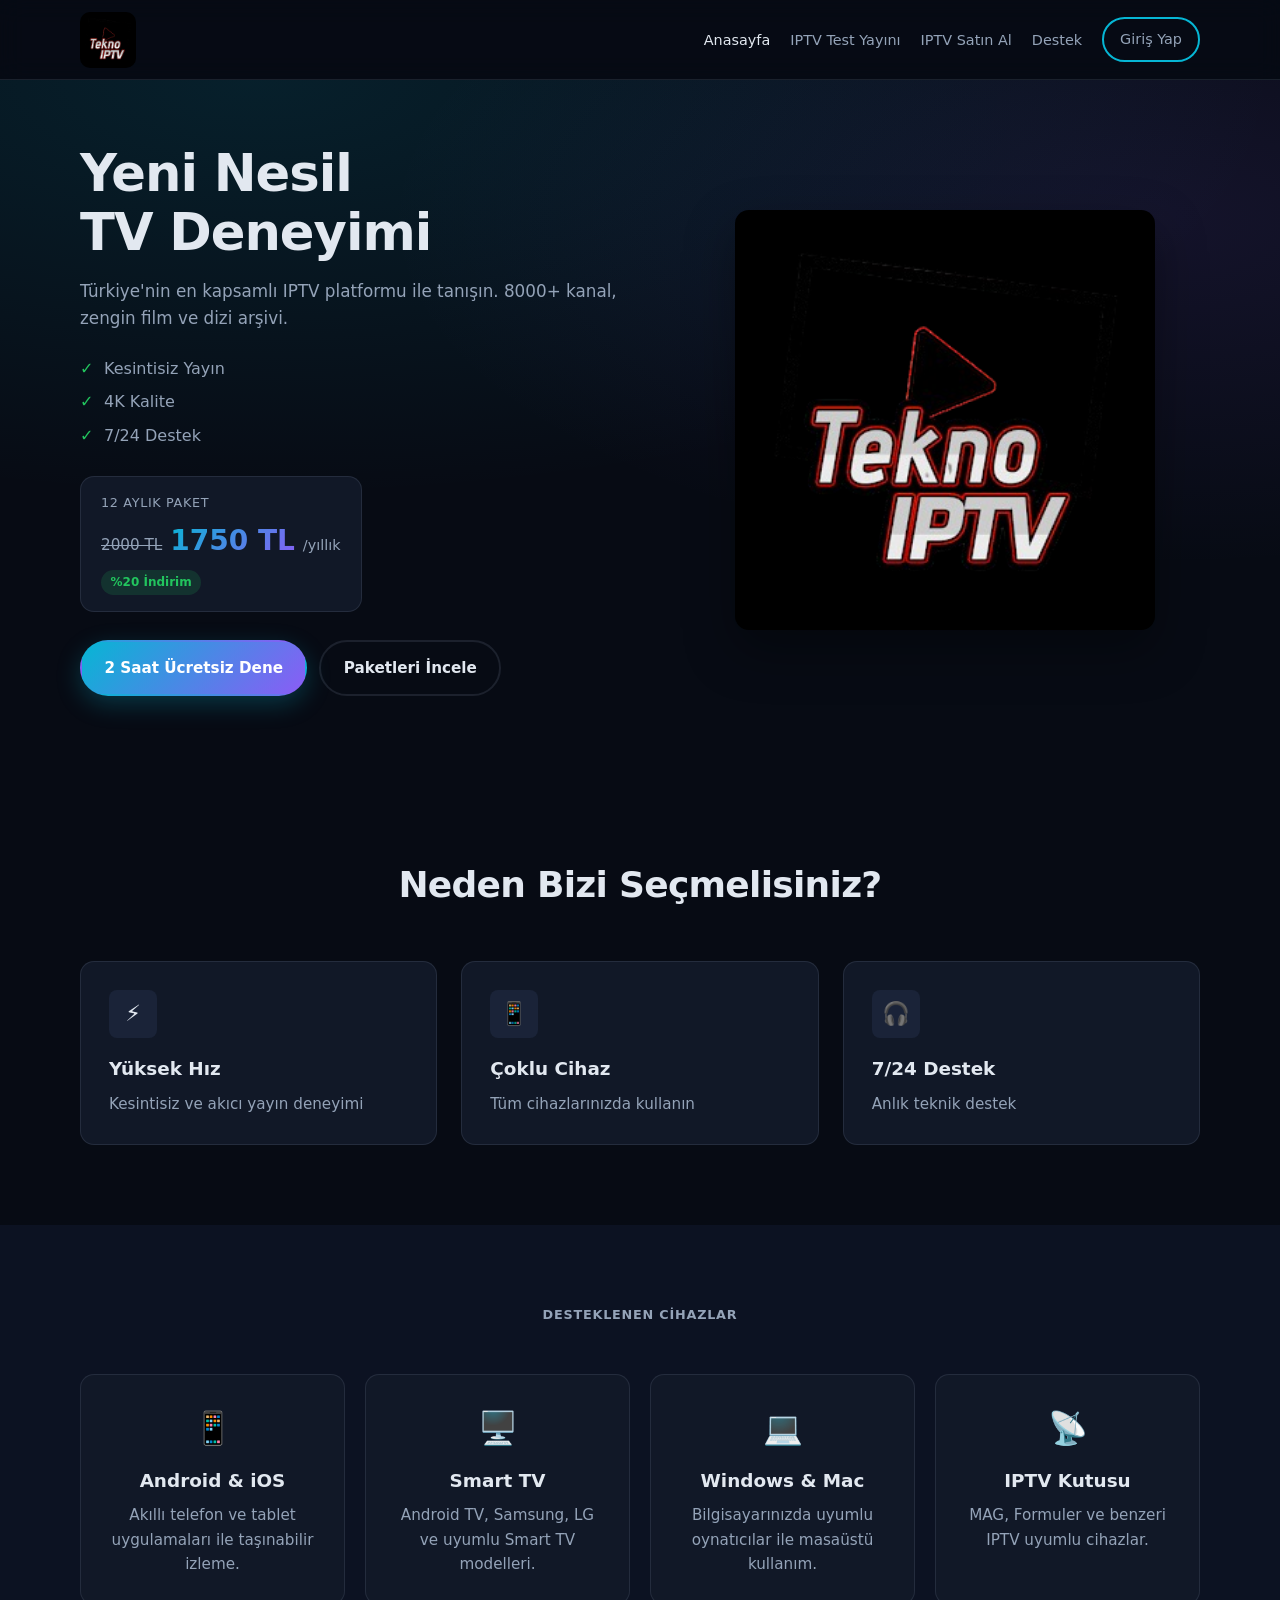
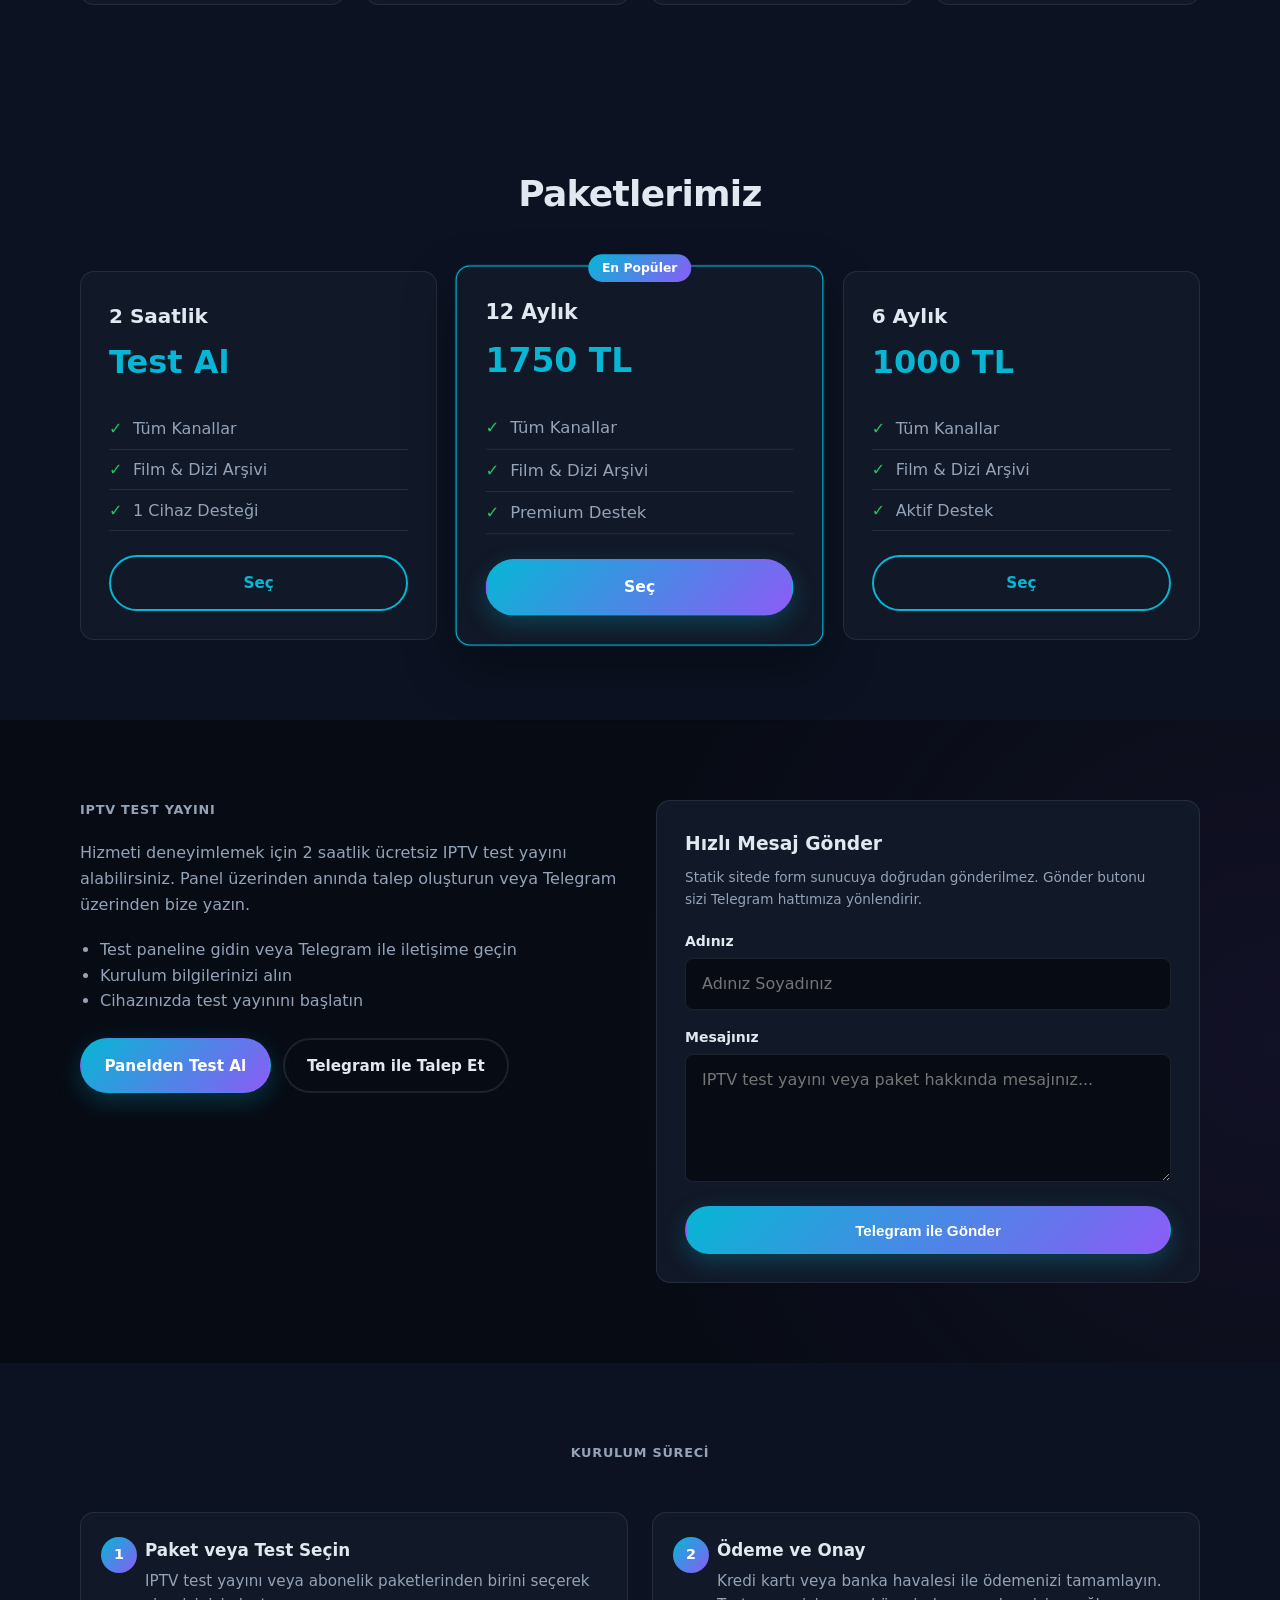
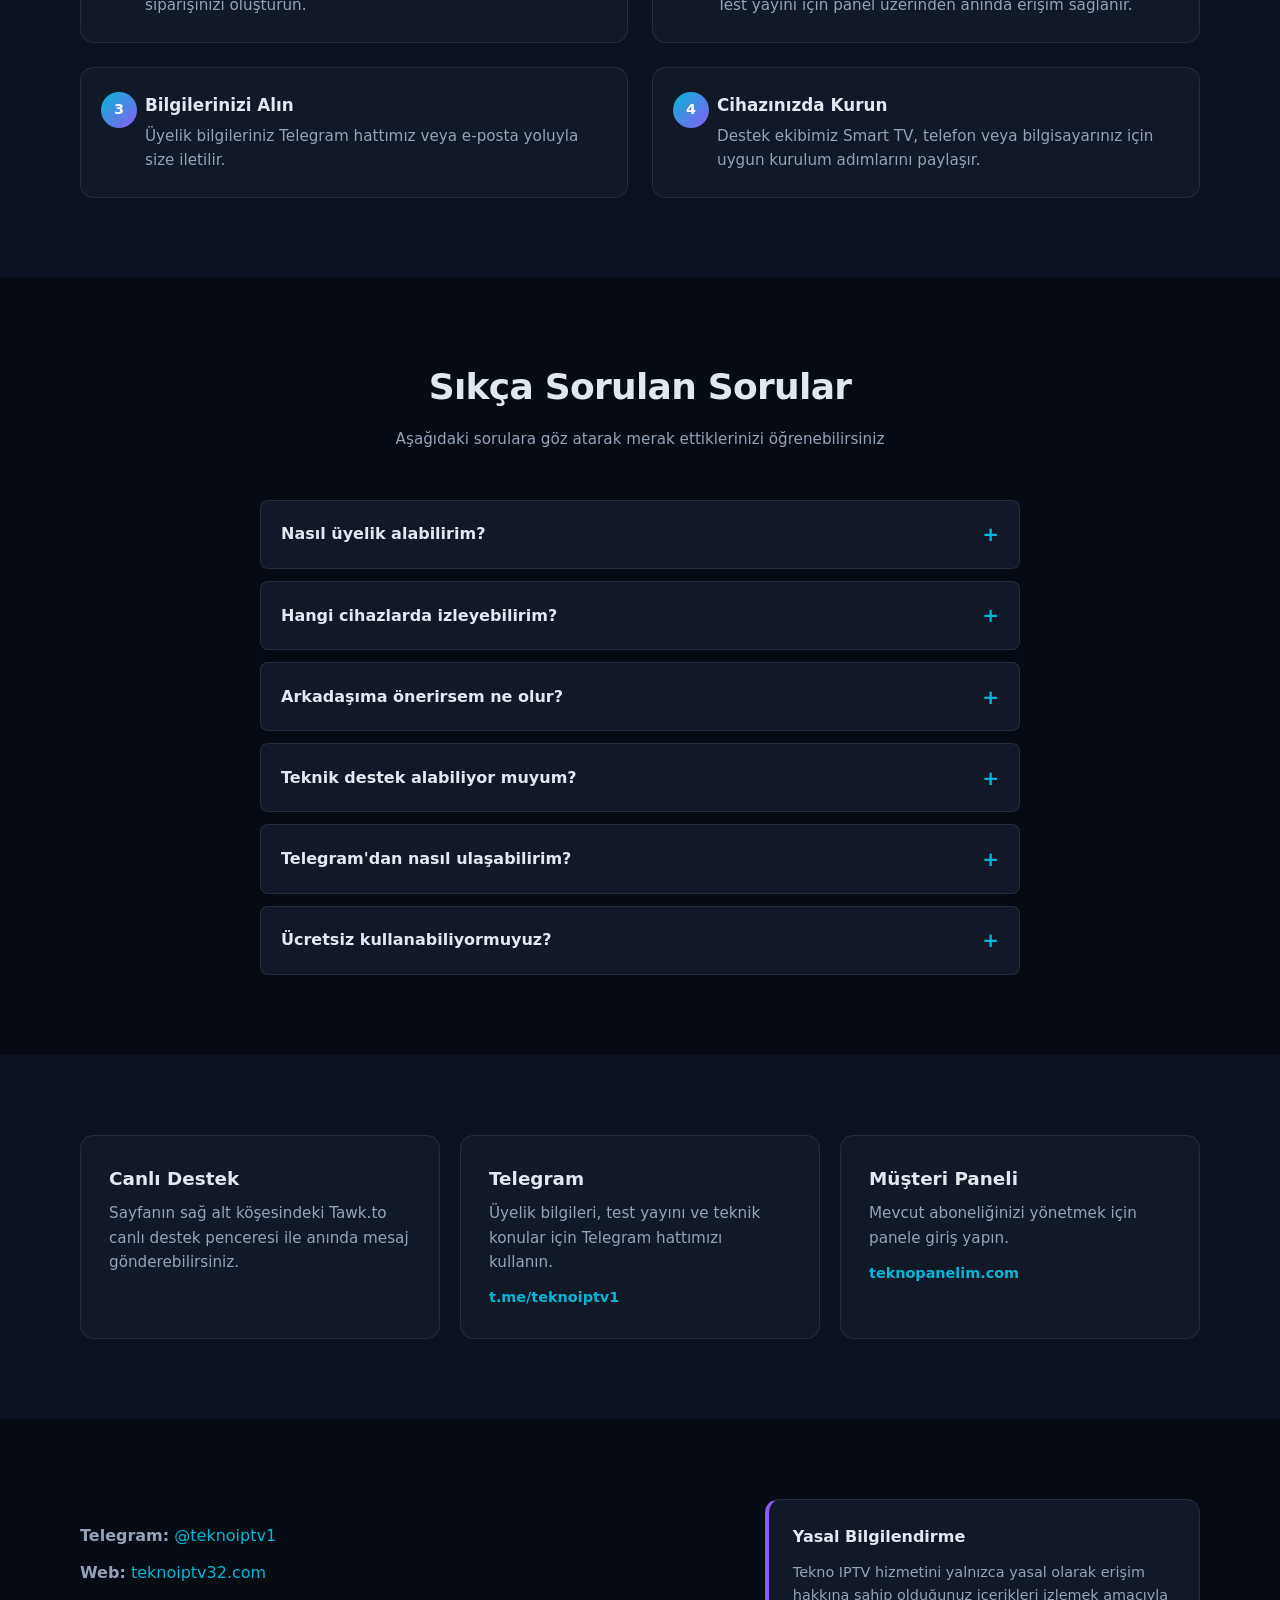
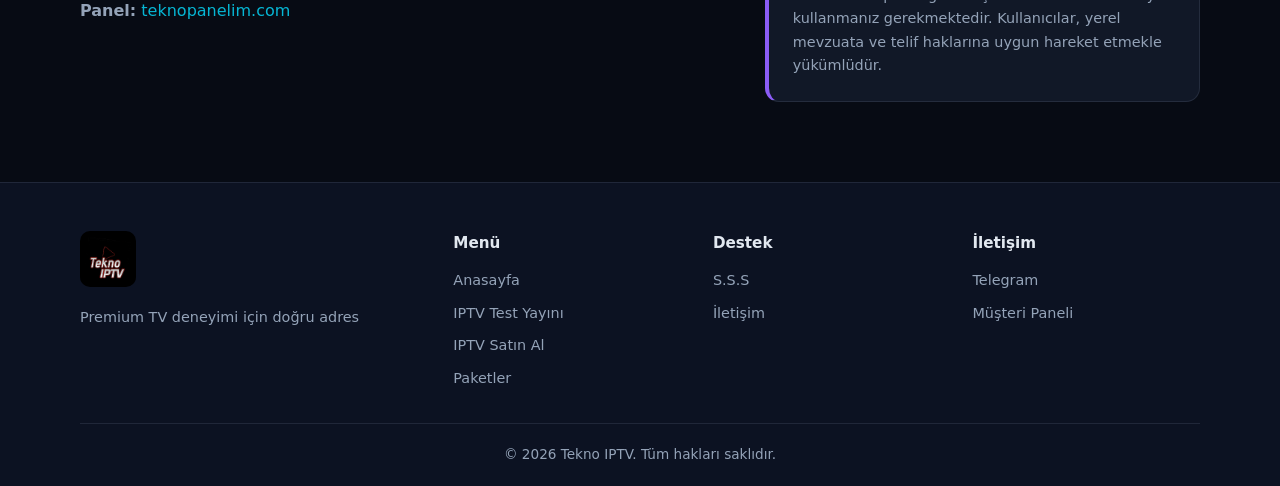
<file: index.html>
<!DOCTYPE html>
<html lang="tr">
<head>
  <meta charset="UTF-8">
  <meta name="viewport" content="width=device-width, initial-scale=1.0">
  <title>Tekno IPTV - Premium TV Deneyimi</title>
  <meta name="description" content="Tekno IPTV ile 8000'den fazla kanal, geniş film ve dizi arşiviyle premium TV deneyimini yaşayın. Uygun fiyatlı IPTV çözümleri.">
  <meta name="copyright" content="Tekno IPTV">
  <meta name="robots" content="index, follow">
  <meta name="author" content="Tekno IPTV">
  <link rel="canonical" href="https://teknoiptv32.com/">

  <!-- Open Graph -->
  <meta property="og:title" content="Tekno IPTV - Premium TV Deneyimi">
  <meta property="og:description" content="Tekno IPTV, Türkiye'nin en kapsamlı IPTV platformu ile tanışın. 8000+ kanal, zengin film ve dizi arşivi.">
  <meta property="og:url" content="https://teknoiptv32.com/">
  <meta property="og:type" content="website">
  <meta property="og:locale" content="tr_TR">
  <meta property="og:site_name" content="Tekno IPTV">
  <meta property="og:image" content="https://teknoiptv32.com/logo.png">

  <!-- Twitter Card -->
  <meta name="twitter:card" content="summary_large_image">
  <meta name="twitter:title" content="Tekno IPTV - Premium TV Deneyimi">
  <meta name="twitter:description" content="Tekno IPTV, Türkiye'nin en kapsamlı IPTV platformu ile tanışın. 8000+ kanal, zengin film ve dizi arşivi.">
  <meta name="twitter:image" content="https://teknoiptv32.com/logo.png">

  <!-- Icons & Manifest -->
  <link rel="icon" href="logo.png" type="image/png">
  <link rel="apple-touch-icon" href="logo.png">
  <link rel="manifest" href="site.webmanifest">
  <meta name="theme-color" content="#0a0f1e">

  <link rel="stylesheet" href="style.css">

  <!-- Google tag (gtag.js) -->
  <script async src="https://www.googletagmanager.com/gtag/js?id=G-4WFCQEBMTZ"></script>
  <script>
    window.dataLayer = window.dataLayer || [];
    function gtag(){dataLayer.push(arguments);}
    gtag('js', new Date());
    gtag('config', 'G-4WFCQEBMTZ');
  </script>

  <!-- JSON-LD -->
  <script type="application/ld+json">
  {
    "@context": "https://schema.org",
    "@graph": [
      {
        "@type": "Organization",
        "@id": "https://teknoiptv32.com/#organization",
        "name": "Tekno IPTV",
        "url": "https://teknoiptv32.com/",
        "logo": {
          "@type": "ImageObject",
          "url": "https://teknoiptv32.com/logo.png"
        },
        "sameAs": [
          "https://t.me/teknoiptv1"
        ]
      },
      {
        "@type": "WebSite",
        "@id": "https://teknoiptv32.com/#website",
        "name": "Tekno IPTV",
        "url": "https://teknoiptv32.com/",
        "description": "Tekno IPTV ile 8000'den fazla kanal, geniş film ve dizi arşiviyle premium TV deneyimini yaşayın. Uygun fiyatlı IPTV çözümleri.",
        "publisher": {
          "@id": "https://teknoiptv32.com/#organization"
        },
        "inLanguage": "tr-TR",
        "potentialAction": {
          "@type": "SearchAction",
          "target": "https://teknoiptv32.com/?q={search_term_string}",
          "query-input": "required name=search_term_string"
        }
      },
      {
        "@type": "Service",
        "@id": "https://teknoiptv32.com/#service",
        "name": "Tekno IPTV Abonelik Hizmeti",
        "provider": {
          "@id": "https://teknoiptv32.com/#organization"
        },
        "areaServed": "TR",
        "serviceType": "IPTV abonelik ve test yayını",
        "url": "https://teknoiptv32.com/#packages"
      },
      {
        "@type": "FAQPage",
        "@id": "https://teknoiptv32.com/#faq",
        "mainEntity": [
          {
            "@type": "Question",
            "name": "Nasıl üyelik alabilirim?",
            "acceptedAnswer": {
              "@type": "Answer",
              "text": "Sitemizden Satın Al butonuna tıklayarak, kredi kartı veya banka havalesi ile ödeme yapabilirsiniz. Ödeme sonrası Telegram hattımızdan üyelik bilgilerinizi alabilirsiniz."
            }
          },
          {
            "@type": "Question",
            "name": "Hangi cihazlarda izleyebilirim?",
            "acceptedAnswer": {
              "@type": "Answer",
              "text": "Android, iOS, Windows cihazlar, Smart TV'ler ve tüm modern web tarayıcıları üzerinden izleyebilirsiniz."
            }
          },
          {
            "@type": "Question",
            "name": "Arkadaşıma önerirsem ne olur?",
            "acceptedAnswer": {
              "@type": "Answer",
              "text": "Arkadaşınızı bize yönlendirdiğinizde, size 1 ay ücretsiz üyelik hediye ediyoruz!"
            }
          },
          {
            "@type": "Question",
            "name": "Teknik destek alabiliyor muyum?",
            "acceptedAnswer": {
              "@type": "Answer",
              "text": "7/24 Telegram üzerinden teknik destek ekibimize ulaşabilirsiniz."
            }
          },
          {
            "@type": "Question",
            "name": "Telegram'dan nasıl ulaşabilirim?",
            "acceptedAnswer": {
              "@type": "Answer",
              "text": "Aşağıdaki iletişim bölümündeki Telegram bağlantısını kullanarak bize ulaşabilirsiniz: https://t.me/teknoiptv1"
            }
          },
          {
            "@type": "Question",
            "name": "Ücretsiz kullanabiliyormuyuz?",
            "acceptedAnswer": {
              "@type": "Answer",
              "text": "Evet iletişim kısmından bizlere ulaşabilir ve 2 saatlik ücretsiz üyelik alabilirsiniz."
            }
          }
        ]
      }
    ]
  }
  </script>
</head>
<body>
  <a class="skip-link" href="#main-content">Ana içeriğe geç</a>

  <!-- Header -->
  <header class="site-header" id="home-top">
    <div class="container header-inner">
      <a href="index.html" class="logo" aria-label="Tekno IPTV ana sayfa">
        <img src="logo.png" alt="Tekno IPTV" width="56" height="56">
      </a>

      <button class="nav-toggle" type="button" aria-expanded="false" aria-controls="main-nav" aria-label="Menüyü aç">
        <span></span>
        <span></span>
        <span></span>
      </button>

      <nav id="main-nav" class="main-nav" aria-label="Ana menü">
        <ul>
          <li><a href="index.html" aria-current="page">Anasayfa</a></li>
          <li><a href="iptv-test-yayini.html">IPTV Test Yayını</a></li>
          <li><a href="iptv-satin-al.html">IPTV Satın Al</a></li>
          <li><a href="#footer">Destek</a></li>
        </ul>
        <a href="https://teknopanelim.com/" class="btn btn-outline btn-sm" rel="noopener noreferrer">Giriş Yap</a>
      </nav>
    </div>
  </header>

  <main id="main-content">
    <!-- Hero -->
    <section class="hero" id="home" aria-labelledby="hero-title">
      <div class="container hero-grid">
        <div class="hero-content">
          <h1 id="hero-title">Yeni Nesil<br>TV Deneyimi</h1>
          <p class="hero-lead">Türkiye'nin en kapsamlı IPTV platformu ile tanışın. 8000+ kanal, zengin film ve dizi arşivi.</p>

          <ul class="hero-checklist">
            <li>Kesintisiz Yayın</li>
            <li>4K Kalite</li>
            <li>7/24 Destek</li>
          </ul>

          <div class="hero-price">
            <span class="price-label">12 aylık paket</span>
            <div class="price-row">
              <span class="price-old" aria-label="Eski fiyat 2000 TL">2000 TL</span>
              <span class="price-current">1750 TL</span>
              <span class="price-period">/yıllık</span>
            </div>
            <span class="price-badge">%20 İndirim</span>
          </div>

          <div class="hero-actions">
            <a href="https://teknopanelim.com/buying/test" class="btn btn-primary" rel="noopener noreferrer">2 Saat Ücretsiz Dene</a>
            <a href="#packages" class="btn btn-secondary">Paketleri İncele</a>
          </div>
        </div>

        <div class="hero-visual">
          <img src="logo.png" alt="Tekno IPTV logosu" width="480" height="480" fetchpriority="high">
        </div>
      </div>
    </section>

    <!-- Features -->
    <section class="section" id="features" aria-labelledby="features-title">
      <div class="container">
        <header class="section-header">
          <h2 id="features-title">Neden Bizi Seçmelisiniz?</h2>
        </header>
        <div class="card-grid card-grid-3">
          <article class="feature-card">
            <div class="icon-wrap" aria-hidden="true">⚡</div>
            <h3>Yüksek Hız</h3>
            <p>Kesintisiz ve akıcı yayın deneyimi</p>
          </article>
          <article class="feature-card">
            <div class="icon-wrap" aria-hidden="true">📱</div>
            <h3>Çoklu Cihaz</h3>
            <p>Tüm cihazlarınızda kullanın</p>
          </article>
          <article class="feature-card">
            <div class="icon-wrap" aria-hidden="true">🎧</div>
            <h3>7/24 Destek</h3>
            <p>Anlık teknik destek</p>
          </article>
        </div>
      </div>
    </section>

    <!-- Extra: devices (H3 only, no competing H2) -->
    <section class="section section-alt" id="cihazlar" aria-label="Desteklenen cihazlar">
      <div class="container">
        <header class="section-header">
          <p class="section-eyebrow">Desteklenen cihazlar</p>
        </header>
        <div class="device-grid">
          <div class="device-card">
            <span class="device-icon" aria-hidden="true">📱</span>
            <h3>Android &amp; iOS</h3>
            <p>Akıllı telefon ve tablet uygulamaları ile taşınabilir izleme.</p>
          </div>
          <div class="device-card">
            <span class="device-icon" aria-hidden="true">🖥️</span>
            <h3>Smart TV</h3>
            <p>Android TV, Samsung, LG ve uyumlu Smart TV modelleri.</p>
          </div>
          <div class="device-card">
            <span class="device-icon" aria-hidden="true">💻</span>
            <h3>Windows &amp; Mac</h3>
            <p>Bilgisayarınızda uyumlu oynatıcılar ile masaüstü kullanım.</p>
          </div>
          <div class="device-card">
            <span class="device-icon" aria-hidden="true">📡</span>
            <h3>IPTV Kutusu</h3>
            <p>MAG, Formuler ve benzeri IPTV uyumlu cihazlar.</p>
          </div>
        </div>
      </div>
    </section>

    <!-- Packages -->
    <section class="section section-alt" id="packages" aria-labelledby="packages-title">
      <div class="container">
        <header class="section-header">
          <h2 id="packages-title">Paketlerimiz</h2>
        </header>
        <div class="package-grid">
          <article class="package-card">
            <header>
              <h3>2 Saatlik</h3>
              <p class="package-price">Test Al</p>
            </header>
            <ul>
              <li>Tüm Kanallar</li>
              <li>Film &amp; Dizi Arşivi</li>
              <li>1 Cihaz Desteği</li>
            </ul>
            <a href="https://teknopanelim.com/buying/test" class="btn btn-outline btn-block" rel="noopener noreferrer">Seç</a>
          </article>

          <article class="package-card package-featured">
            <span class="package-tag">En Popüler</span>
            <header>
              <h3>12 Aylık</h3>
              <p class="package-price">1750 TL</p>
            </header>
            <ul>
              <li>Tüm Kanallar</li>
              <li>Film &amp; Dizi Arşivi</li>
              <li>Premium Destek</li>
            </ul>
            <a href="https://teknopanelim.com/buying?package=RCtbhKedyfsh" class="btn btn-primary btn-block" rel="noopener noreferrer">Seç</a>
          </article>

          <article class="package-card">
            <header>
              <h3>6 Aylık</h3>
              <p class="package-price">1000 TL</p>
            </header>
            <ul>
              <li>Tüm Kanallar</li>
              <li>Film &amp; Dizi Arşivi</li>
              <li>Aktif Destek</li>
            </ul>
            <a href="https://teknopanelim.com/buying?package=8US3VKYHrsT8" class="btn btn-outline btn-block" rel="noopener noreferrer">Seç</a>
          </article>
        </div>
      </div>
    </section>

    <!-- Test Request -->
    <section class="section test-section" id="test-yayini" aria-label="IPTV test yayını">
      <div class="container test-inner">
        <div class="test-content">
          <p class="section-eyebrow">IPTV test yayını</p>
          <p>Hizmeti deneyimlemek için 2 saatlik ücretsiz IPTV test yayını alabilirsiniz. Panel üzerinden anında talep oluşturun veya Telegram üzerinden bize yazın.</p>
          <ul class="test-steps">
            <li>Test paneline gidin veya Telegram ile iletişime geçin</li>
            <li>Kurulum bilgilerinizi alın</li>
            <li>Cihazınızda test yayınını başlatın</li>
          </ul>
          <div class="test-actions">
            <a href="https://teknopanelim.com/buying/test" class="btn btn-primary" rel="noopener noreferrer">Panelden Test Al</a>
            <a href="https://t.me/teknoiptv1" class="btn btn-secondary" rel="noopener noreferrer" target="_blank">Telegram ile Talep Et</a>
          </div>
        </div>
        <div class="test-form-card">
          <h3>Hızlı Mesaj Gönder</h3>
          <p class="form-note">Statik sitede form sunucuya doğrudan gönderilmez. Gönder butonu sizi Telegram hattımıza yönlendirir.</p>
          <form id="telegram-form" class="contact-form" novalidate>
            <label for="tg-name">Adınız</label>
            <input type="text" id="tg-name" name="name" placeholder="Adınız Soyadınız" autocomplete="name">

            <label for="tg-message">Mesajınız</label>
            <textarea id="tg-message" name="message" rows="4" placeholder="IPTV test yayını veya paket hakkında mesajınız..."></textarea>

            <button type="submit" class="btn btn-primary btn-block">Telegram ile Gönder</button>
          </form>
        </div>
      </div>
    </section>

    <!-- Setup -->
    <section class="section section-alt" id="kurulum" aria-label="Kurulum süreci">
      <div class="container">
        <header class="section-header">
          <p class="section-eyebrow">Kurulum süreci</p>
        </header>
        <ol class="steps-list">
          <li>
            <h3>Paket veya Test Seçin</h3>
            <p>IPTV test yayını veya abonelik paketlerinden birini seçerek siparişinizi oluşturun.</p>
          </li>
          <li>
            <h3>Ödeme ve Onay</h3>
            <p>Kredi kartı veya banka havalesi ile ödemenizi tamamlayın. Test yayını için panel üzerinden anında erişim sağlanır.</p>
          </li>
          <li>
            <h3>Bilgilerinizi Alın</h3>
            <p>Üyelik bilgileriniz Telegram hattımız veya e-posta yoluyla size iletilir.</p>
          </li>
          <li>
            <h3>Cihazınızda Kurun</h3>
            <p>Destek ekibimiz Smart TV, telefon veya bilgisayarınız için uygun kurulum adımlarını paylaşır.</p>
          </li>
        </ol>
      </div>
    </section>

    <!-- FAQ -->
    <section class="section" id="faq" aria-labelledby="faq-title">
      <div class="container">
        <header class="section-header">
          <h2 id="faq-title">Sıkça Sorulan Sorular</h2>
          <p class="faq-subtitle">Aşağıdaki sorulara göz atarak merak ettiklerinizi öğrenebilirsiniz</p>
        </header>
        <div class="faq-list">
          <details class="faq-item">
            <summary>Nasıl üyelik alabilirim?</summary>
            <p>Sitemizden "Satın Al" butonuna tıklayarak, kredi kartı veya banka havalesi ile ödeme yapabilirsiniz. Ödeme sonrası Telegram hattımızdan üyelik bilgilerinizi alabilirsiniz.</p>
          </details>
          <details class="faq-item">
            <summary>Hangi cihazlarda izleyebilirim?</summary>
            <p>Android, iOS, Windows cihazlar, Smart TV'ler ve tüm modern web tarayıcıları üzerinden izleyebilirsiniz.</p>
          </details>
          <details class="faq-item">
            <summary>Arkadaşıma önerirsem ne olur?</summary>
            <p>Arkadaşınızı bize yönlendirdiğinizde, size 1 ay ücretsiz üyelik hediye ediyoruz!</p>
          </details>
          <details class="faq-item">
            <summary>Teknik destek alabiliyor muyum?</summary>
            <p>7/24 Telegram üzerinden teknik destek ekibimize ulaşabilirsiniz.</p>
          </details>
          <details class="faq-item">
            <summary>Telegram'dan nasıl ulaşabilirim?</summary>
            <p>İletişim bölümündeki Telegram bağlantısını kullanarak bize ulaşabilirsiniz: <a href="https://t.me/teknoiptv1" rel="noopener noreferrer" target="_blank">t.me/teknoiptv1</a></p>
          </details>
          <details class="faq-item">
            <summary>Ücretsiz kullanabiliyormuyuz?</summary>
            <p>Evet iletişim kısmından bizlere ulaşabilir ve 2 saatlik ücretsiz üyelik alabilirsiniz.</p>
          </details>
        </div>
      </div>
    </section>

    <!-- Support -->
    <section class="section section-alt" id="destek" aria-label="Müşteri desteği">
      <div class="container">
        <div class="support-grid support-grid-3">
          <article class="support-card">
            <h3>Canlı Destek</h3>
            <p>Sayfanın sağ alt köşesindeki Tawk.to canlı destek penceresi ile anında mesaj gönderebilirsiniz.</p>
          </article>
          <article class="support-card">
            <h3>Telegram</h3>
            <p>Üyelik bilgileri, test yayını ve teknik konular için Telegram hattımızı kullanın.</p>
            <a href="https://t.me/teknoiptv1" class="link-arrow" rel="noopener noreferrer" target="_blank">t.me/teknoiptv1</a>
          </article>
          <article class="support-card">
            <h3>Müşteri Paneli</h3>
            <p>Mevcut aboneliğinizi yönetmek için panele giriş yapın.</p>
            <a href="https://teknopanelim.com/" class="link-arrow" rel="noopener noreferrer" target="_blank">teknopanelim.com</a>
          </article>
        </div>
      </div>
    </section>

    <!-- Contact -->
    <section class="section" id="contact" aria-label="İletişim">
      <div class="container contact-grid">
        <div>
          <ul class="contact-list">
            <li>
              <strong>Telegram:</strong>
              <a href="https://t.me/teknoiptv1" rel="noopener noreferrer" target="_blank">@teknoiptv1</a>
            </li>
            <li>
              <strong>Web:</strong>
              <a href="https://teknoiptv32.com/">teknoiptv32.com</a>
            </li>
            <li>
              <strong>Panel:</strong>
              <a href="https://teknopanelim.com/" rel="noopener noreferrer" target="_blank">teknopanelim.com</a>
            </li>
          </ul>
        </div>
        <aside class="legal-notice">
          <h3>Yasal Bilgilendirme</h3>
          <p>Tekno IPTV hizmetini yalnızca yasal olarak erişim hakkına sahip olduğunuz içerikleri izlemek amacıyla kullanmanız gerekmektedir. Kullanıcılar, yerel mevzuata ve telif haklarına uygun hareket etmekle yükümlüdür.</p>
        </aside>
      </div>
    </section>
  </main>

  <!-- Footer -->
  <footer class="site-footer" id="footer">
    <div class="container footer-grid">
      <div class="footer-brand">
        <a href="index.html" class="logo">
          <img src="logo.png" alt="Tekno IPTV" width="56" height="56">
        </a>
        <p>Premium TV deneyimi için doğru adres</p>
      </div>
      <nav aria-label="Footer menü">
        <h4>Menü</h4>
        <ul>
          <li><a href="index.html">Anasayfa</a></li>
          <li><a href="iptv-test-yayini.html">IPTV Test Yayını</a></li>
          <li><a href="iptv-satin-al.html">IPTV Satın Al</a></li>
          <li><a href="#packages">Paketler</a></li>
        </ul>
      </nav>
      <nav aria-label="Footer destek">
        <h4>Destek</h4>
        <ul>
          <li><a href="#faq">S.S.S</a></li>
          <li><a href="#contact">İletişim</a></li>
        </ul>
      </nav>
      <nav aria-label="Footer iletişim">
        <h4>İletişim</h4>
        <ul>
          <li><a href="https://t.me/teknoiptv1" rel="noopener noreferrer" target="_blank">Telegram</a></li>
          <li><a href="https://teknopanelim.com/" rel="noopener noreferrer" target="_blank">Müşteri Paneli</a></li>
        </ul>
      </nav>
    </div>
    <div class="container footer-bottom">
      <p>&copy; 2026 Tekno IPTV. Tüm hakları saklıdır.</p>
    </div>
  </footer>

  <!-- Mobile sticky CTA -->
  <div class="mobile-sticky" aria-label="Hızlı işlemler">
    <a href="https://teknopanelim.com/buying/test" class="sticky-btn sticky-test" rel="noopener noreferrer">Test Al</a>
    <a href="https://t.me/teknoiptv1" class="sticky-btn sticky-tg" rel="noopener noreferrer" target="_blank" aria-label="Telegram ile iletişim">Telegram</a>
  </div>

  <!--Start of Tawk.to Script-->
  <script>
    var Tawk_API = Tawk_API || {}, Tawk_LoadStart = new Date();
    (function () {
      var s1 = document.createElement("script"), s0 = document.getElementsByTagName("script")[0];
      s1.async = true;
      s1.src = 'https://embed.tawk.to/615063a325797d7a8900e165/1fgh0aevr';
      s1.charset = 'UTF-8';
      s1.setAttribute('crossorigin', '*');
      s0.parentNode.insertBefore(s1, s0);
    })();
  </script>
  <!--End of Tawk.to Script-->

  <script src="script.js" defer></script>
</body>
</html>
</file>
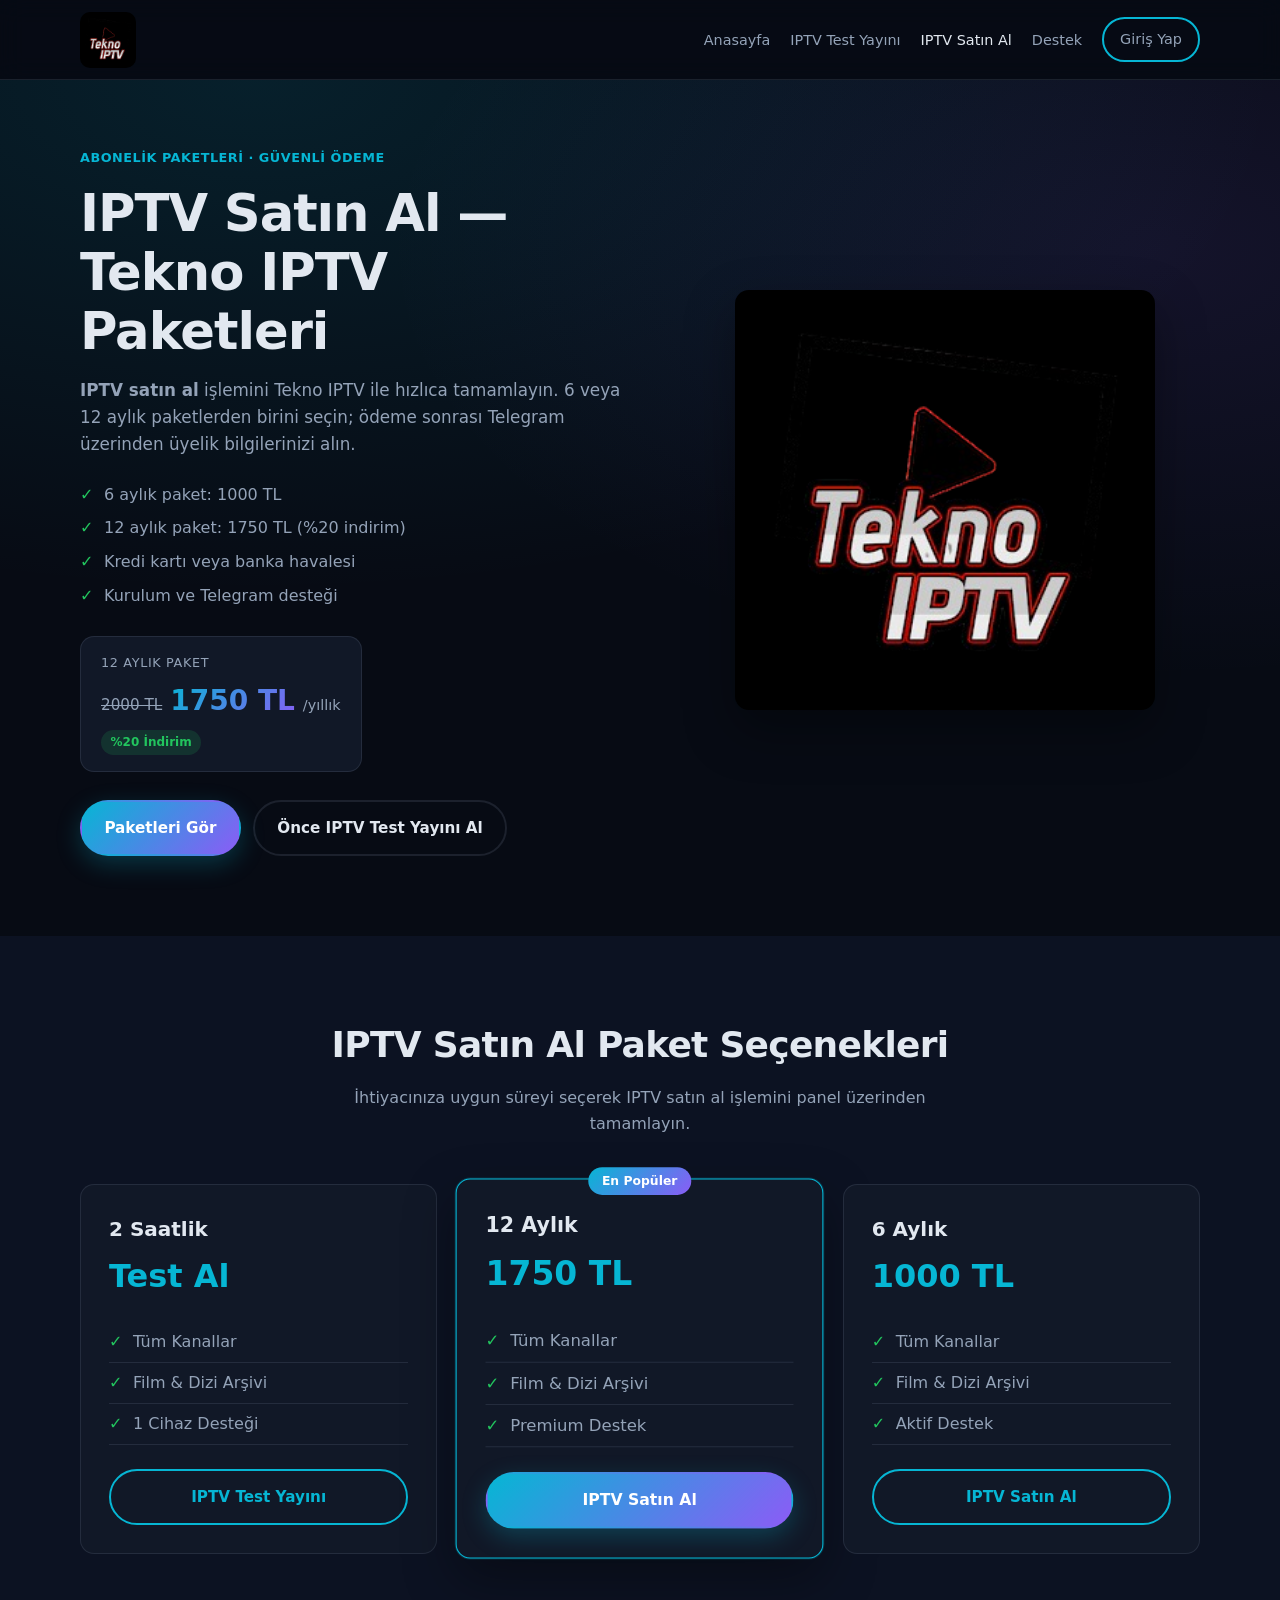
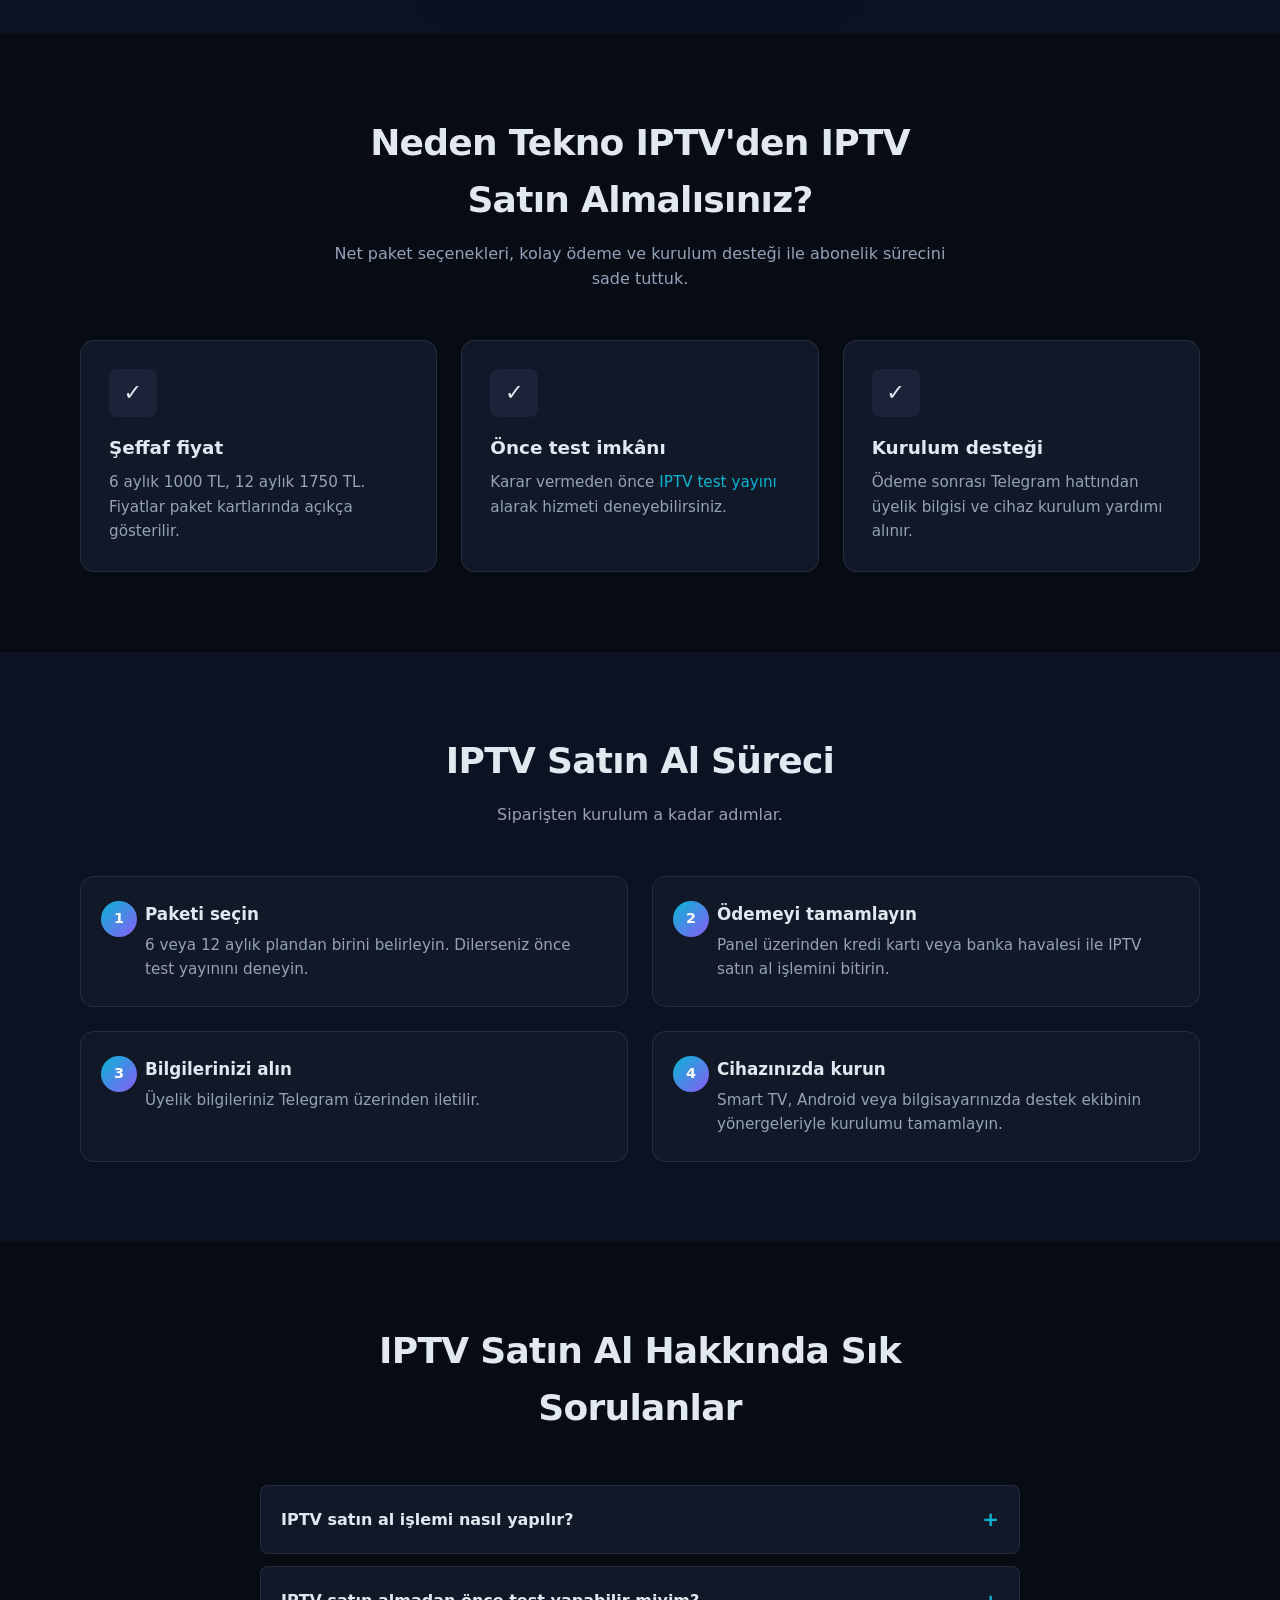
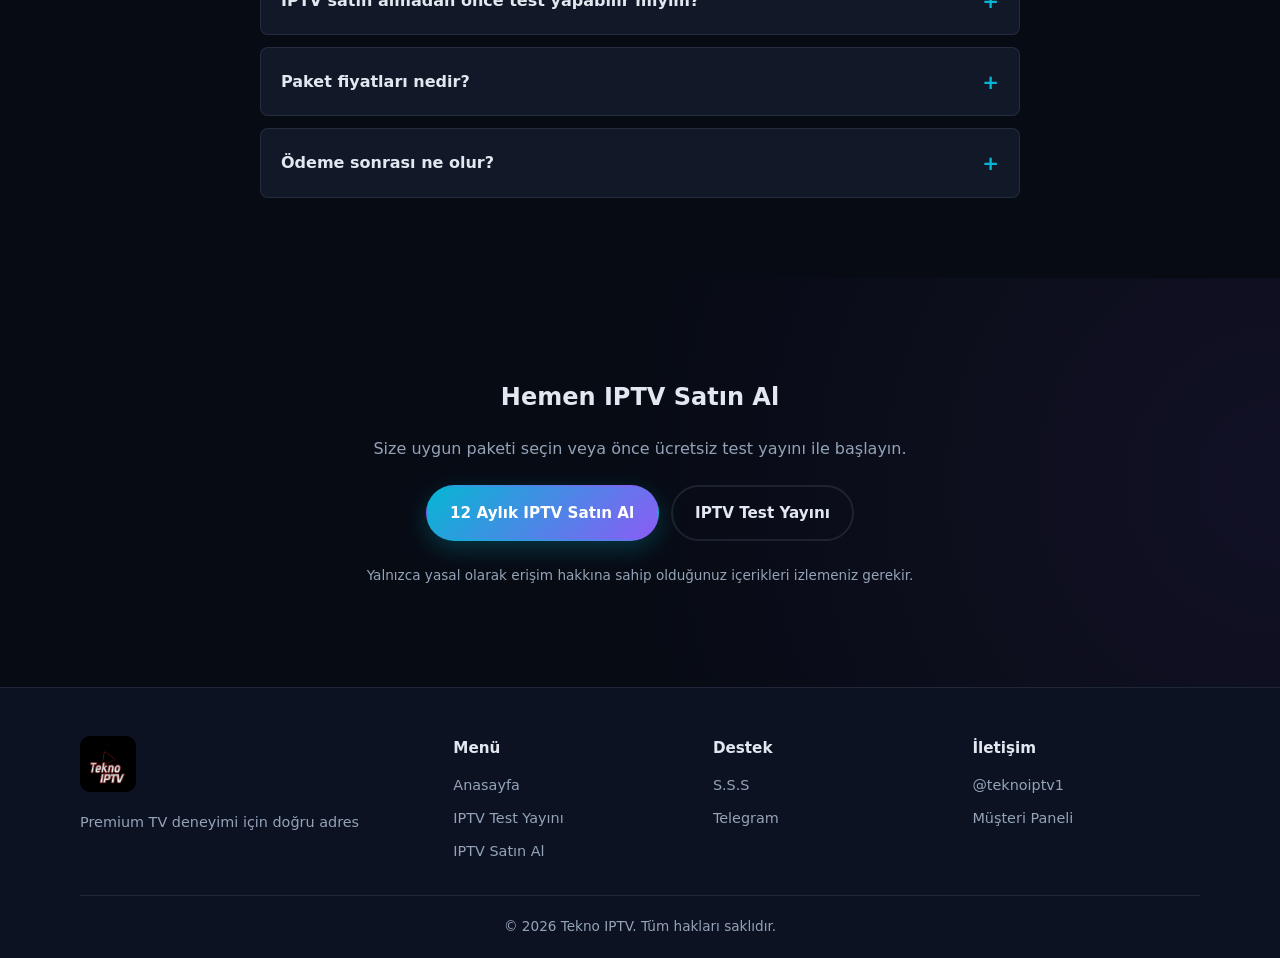
<file: iptv-satin-al.html>
<!DOCTYPE html>
<html lang="tr">
<head>
  <meta charset="UTF-8">
  <meta name="viewport" content="width=device-width, initial-scale=1.0">
  <title>IPTV Satın Al | 6 ve 12 Aylık Paketler — Tekno IPTV</title>
  <meta name="description" content="IPTV satın almak mı istiyorsunuz? Tekno IPTV 6 aylık 1000 TL ve 12 aylık 1750 TL paketleri ile hemen başlayın. Önce test yayını alabilir, sonra abonelik seçebilirsiniz.">
  <meta name="robots" content="index, follow">
  <meta name="author" content="Tekno IPTV">
  <link rel="canonical" href="https://teknoiptv32.com/iptv-satin-al.html">

  <meta property="og:title" content="IPTV Satın Al | 6 ve 12 Aylık Paketler — Tekno IPTV">
  <meta property="og:description" content="Tekno IPTV ile IPTV satın al. 6 ve 12 aylık paket seçenekleri, kolay kurulum ve Telegram desteği.">
  <meta property="og:url" content="https://teknoiptv32.com/iptv-satin-al.html">
  <meta property="og:type" content="website">
  <meta property="og:locale" content="tr_TR">
  <meta property="og:site_name" content="Tekno IPTV">
  <meta property="og:image" content="https://teknoiptv32.com/logo.png">

  <meta name="twitter:card" content="summary_large_image">
  <meta name="twitter:title" content="IPTV Satın Al | Tekno IPTV Paketleri">
  <meta name="twitter:description" content="IPTV satın al: 6 aylık 1000 TL, 12 aylık 1750 TL. Panel üzerinden güvenli sipariş.">
  <meta name="twitter:image" content="https://teknoiptv32.com/logo.png">

  <link rel="icon" href="logo.png" type="image/png">
  <link rel="apple-touch-icon" href="logo.png">
  <link rel="manifest" href="site.webmanifest">
  <meta name="theme-color" content="#0a0f1e">
  <link rel="stylesheet" href="style.css">

  <script async src="https://www.googletagmanager.com/gtag/js?id=G-4WFCQEBMTZ"></script>
  <script>
    window.dataLayer = window.dataLayer || [];
    function gtag(){dataLayer.push(arguments);}
    gtag('js', new Date());
    gtag('config', 'G-4WFCQEBMTZ');
  </script>

  <script type="application/ld+json">
  {
    "@context": "https://schema.org",
    "@graph": [
      {
        "@type": "Organization",
        "@id": "https://teknoiptv32.com/#organization",
        "name": "Tekno IPTV",
        "url": "https://teknoiptv32.com/",
        "logo": {
          "@type": "ImageObject",
          "url": "https://teknoiptv32.com/logo.png"
        },
        "sameAs": ["https://t.me/teknoiptv1"]
      },
      {
        "@type": "WebPage",
        "@id": "https://teknoiptv32.com/iptv-satin-al.html#webpage",
        "url": "https://teknoiptv32.com/iptv-satin-al.html",
        "name": "IPTV Satın Al | Tekno IPTV",
        "description": "Tekno IPTV ile IPTV satın al. 6 ve 12 aylık abonelik paketleri.",
        "isPartOf": { "@id": "https://teknoiptv32.com/#website" },
        "inLanguage": "tr-TR"
      },
      {
        "@type": "Service",
        "name": "IPTV Abonelik",
        "provider": { "@id": "https://teknoiptv32.com/#organization" },
        "areaServed": "TR",
        "serviceType": "IPTV satın al",
        "url": "https://teknoiptv32.com/iptv-satin-al.html",
        "description": "6 ve 12 aylık Tekno IPTV abonelik paketleri."
      },
      {
        "@type": "FAQPage",
        "mainEntity": [
          {
            "@type": "Question",
            "name": "IPTV satın al işlemi nasıl yapılır?",
            "acceptedAnswer": {
              "@type": "Answer",
              "text": "Paketler sayfasından 6 veya 12 aylık planı seçin. Kredi kartı veya banka havalesi ile ödeme yapın. Ödeme sonrası Telegram üzerinden üyelik bilgilerinizi alın."
            }
          },
          {
            "@type": "Question",
            "name": "IPTV satın almadan önce test yapabilir miyim?",
            "acceptedAnswer": {
              "@type": "Answer",
              "text": "Evet. IPTV test yayını sayfasından 2 saatlik ücretsiz deneme talep edebilir, ardından IPTV satın al işlemini tamamlayabilirsiniz."
            }
          },
          {
            "@type": "Question",
            "name": "Paket fiyatları nedir?",
            "acceptedAnswer": {
              "@type": "Answer",
              "text": "6 aylık paket 1000 TL, 12 aylık paket 1750 TL'dir. 12 aylık pakette %20 indirim uygulanır."
            }
          },
          {
            "@type": "Question",
            "name": "Ödeme sonrası ne olur?",
            "acceptedAnswer": {
              "@type": "Answer",
              "text": "Üyelik bilgileriniz Telegram hattımız üzerinden iletilir. Kurulum için destek ekibimiz yardımcı olur."
            }
          }
        ]
      }
    ]
  }
  </script>
</head>
<body>
  <a class="skip-link" href="#main-content">Ana içeriğe geç</a>

  <header class="site-header">
    <div class="container header-inner">
      <a href="index.html" class="logo" aria-label="Tekno IPTV ana sayfa">
        <img src="logo.png" alt="Tekno IPTV" width="56" height="56">
      </a>
      <button class="nav-toggle" type="button" aria-expanded="false" aria-controls="main-nav" aria-label="Menüyü aç">
        <span></span><span></span><span></span>
      </button>
      <nav id="main-nav" class="main-nav" aria-label="Ana menü">
        <ul>
          <li><a href="index.html">Anasayfa</a></li>
          <li><a href="iptv-test-yayini.html">IPTV Test Yayını</a></li>
          <li><a href="iptv-satin-al.html" aria-current="page">IPTV Satın Al</a></li>
          <li><a href="index.html#footer">Destek</a></li>
        </ul>
        <a href="https://teknopanelim.com/" class="btn btn-outline btn-sm" rel="noopener noreferrer">Giriş Yap</a>
      </nav>
    </div>
  </header>

  <main id="main-content">
    <section class="hero" aria-labelledby="page-title">
      <div class="container hero-grid">
        <div class="hero-content">
          <p class="eyebrow">Abonelik paketleri · güvenli ödeme</p>
          <h1 id="page-title">IPTV Satın Al — Tekno IPTV Paketleri</h1>
          <p class="hero-lead"><strong>IPTV satın al</strong> işlemini Tekno IPTV ile hızlıca tamamlayın. 6 veya 12 aylık paketlerden birini seçin; ödeme sonrası Telegram üzerinden üyelik bilgilerinizi alın.</p>
          <ul class="hero-checklist">
            <li>6 aylık paket: 1000 TL</li>
            <li>12 aylık paket: 1750 TL (%20 indirim)</li>
            <li>Kredi kartı veya banka havalesi</li>
            <li>Kurulum ve Telegram desteği</li>
          </ul>
          <div class="hero-price">
            <span class="price-label">12 aylık paket</span>
            <div class="price-row">
              <span class="price-old">2000 TL</span>
              <span class="price-current">1750 TL</span>
              <span class="price-period">/yıllık</span>
            </div>
            <span class="price-badge">%20 İndirim</span>
          </div>
          <div class="hero-actions">
            <a href="#paketler" class="btn btn-primary">Paketleri Gör</a>
            <a href="iptv-test-yayini.html" class="btn btn-secondary">Önce IPTV Test Yayını Al</a>
          </div>
        </div>
        <div class="hero-visual">
          <img src="logo.png" alt="Tekno IPTV logosu" width="480" height="480" fetchpriority="high">
        </div>
      </div>
    </section>

    <section class="section section-alt" id="paketler" aria-labelledby="paketler-title">
      <div class="container">
        <header class="section-header">
          <h2 id="paketler-title">IPTV Satın Al Paket Seçenekleri</h2>
          <p>İhtiyacınıza uygun süreyi seçerek IPTV satın al işlemini panel üzerinden tamamlayın.</p>
        </header>
        <div class="package-grid">
          <article class="package-card">
            <header>
              <h3>2 Saatlik</h3>
              <p class="package-price">Test Al</p>
            </header>
            <ul>
              <li>Tüm Kanallar</li>
              <li>Film &amp; Dizi Arşivi</li>
              <li>1 Cihaz Desteği</li>
            </ul>
            <a href="https://teknopanelim.com/buying/test" class="btn btn-outline btn-block" rel="noopener noreferrer">IPTV Test Yayını</a>
          </article>

          <article class="package-card package-featured">
            <span class="package-tag">En Popüler</span>
            <header>
              <h3>12 Aylık</h3>
              <p class="package-price">1750 TL</p>
            </header>
            <ul>
              <li>Tüm Kanallar</li>
              <li>Film &amp; Dizi Arşivi</li>
              <li>Premium Destek</li>
            </ul>
            <a href="https://teknopanelim.com/buying?package=RCtbhKedyfsh" class="btn btn-primary btn-block" rel="noopener noreferrer">IPTV Satın Al</a>
          </article>

          <article class="package-card">
            <header>
              <h3>6 Aylık</h3>
              <p class="package-price">1000 TL</p>
            </header>
            <ul>
              <li>Tüm Kanallar</li>
              <li>Film &amp; Dizi Arşivi</li>
              <li>Aktif Destek</li>
            </ul>
            <a href="https://teknopanelim.com/buying?package=8US3VKYHrsT8" class="btn btn-outline btn-block" rel="noopener noreferrer">IPTV Satın Al</a>
          </article>
        </div>
      </div>
    </section>

    <section class="section" aria-labelledby="neden-title">
      <div class="container">
        <header class="section-header">
          <h2 id="neden-title">Neden Tekno IPTV'den IPTV Satın Almalısınız?</h2>
          <p>Net paket seçenekleri, kolay ödeme ve kurulum desteği ile abonelik sürecini sade tuttuk.</p>
        </header>
        <div class="card-grid card-grid-3">
          <article class="feature-card">
            <div class="icon-wrap" aria-hidden="true">✓</div>
            <h3>Şeffaf fiyat</h3>
            <p>6 aylık 1000 TL, 12 aylık 1750 TL. Fiyatlar paket kartlarında açıkça gösterilir.</p>
          </article>
          <article class="feature-card">
            <div class="icon-wrap" aria-hidden="true">✓</div>
            <h3>Önce test imkânı</h3>
            <p>Karar vermeden önce <a href="iptv-test-yayini.html">IPTV test yayını</a> alarak hizmeti deneyebilirsiniz.</p>
          </article>
          <article class="feature-card">
            <div class="icon-wrap" aria-hidden="true">✓</div>
            <h3>Kurulum desteği</h3>
            <p>Ödeme sonrası Telegram hattından üyelik bilgisi ve cihaz kurulum yardımı alınır.</p>
          </article>
        </div>
      </div>
    </section>

    <section class="section section-alt" aria-labelledby="surec-title">
      <div class="container">
        <header class="section-header">
          <h2 id="surec-title">IPTV Satın Al Süreci</h2>
          <p>Siparişten kurulum a kadar adımlar.</p>
        </header>
        <ol class="steps-list">
          <li>
            <h3>Paketi seçin</h3>
            <p>6 veya 12 aylık plandan birini belirleyin. Dilerseniz önce test yayınını deneyin.</p>
          </li>
          <li>
            <h3>Ödemeyi tamamlayın</h3>
            <p>Panel üzerinden kredi kartı veya banka havalesi ile IPTV satın al işlemini bitirin.</p>
          </li>
          <li>
            <h3>Bilgilerinizi alın</h3>
            <p>Üyelik bilgileriniz Telegram üzerinden iletilir.</p>
          </li>
          <li>
            <h3>Cihazınızda kurun</h3>
            <p>Smart TV, Android veya bilgisayarınızda destek ekibinin yönergeleriyle kurulumu tamamlayın.</p>
          </li>
        </ol>
      </div>
    </section>

    <section class="section" id="faq" aria-labelledby="faq-title">
      <div class="container">
        <header class="section-header">
          <h2 id="faq-title">IPTV Satın Al Hakkında Sık Sorulanlar</h2>
        </header>
        <div class="faq-list">
          <details class="faq-item">
            <summary>IPTV satın al işlemi nasıl yapılır?</summary>
            <p>Yukarıdaki paketlerden birini seçip panele gidin. Kredi kartı veya banka havalesi ile ödeme yapın. Ardından Telegram'dan üyelik bilgilerinizi alın.</p>
          </details>
          <details class="faq-item">
            <summary>IPTV satın almadan önce test yapabilir miyim?</summary>
            <p>Evet. <a href="iptv-test-yayini.html">IPTV test yayını</a> sayfasından 2 saatlik ücretsiz deneme talep edebilirsiniz.</p>
          </details>
          <details class="faq-item">
            <summary>Paket fiyatları nedir?</summary>
            <p>6 aylık paket 1000 TL, 12 aylık paket 1750 TL'dir. 12 aylık pakette %20 indirim vardır.</p>
          </details>
          <details class="faq-item">
            <summary>Ödeme sonrası ne olur?</summary>
            <p>Üyelik bilgileriniz Telegram hattımız (<a href="https://t.me/teknoiptv1" rel="noopener noreferrer" target="_blank">t.me/teknoiptv1</a>) üzerinden iletilir. Kurulum için destek alabilirsiniz.</p>
          </details>
        </div>
      </div>
    </section>

    <section class="section test-section" aria-label="Son çağrı">
      <div class="container" style="text-align:center;max-width:720px">
        <h2>Hemen IPTV Satın Al</h2>
        <p style="color:var(--text-muted)">Size uygun paketi seçin veya önce ücretsiz test yayını ile başlayın.</p>
        <div class="hero-actions" style="justify-content:center;margin-top:1.5rem">
          <a href="https://teknopanelim.com/buying?package=RCtbhKedyfsh" class="btn btn-primary" rel="noopener noreferrer">12 Aylık IPTV Satın Al</a>
          <a href="iptv-test-yayini.html" class="btn btn-secondary">IPTV Test Yayını</a>
        </div>
        <p class="form-note" style="margin-top:1.5rem">Yalnızca yasal olarak erişim hakkına sahip olduğunuz içerikleri izlemeniz gerekir.</p>
      </div>
    </section>
  </main>

  <footer class="site-footer" id="footer">
    <div class="container footer-grid">
      <div class="footer-brand">
        <a href="index.html" class="logo">
          <img src="logo.png" alt="Tekno IPTV" width="56" height="56">
        </a>
        <p>Premium TV deneyimi için doğru adres</p>
      </div>
      <nav aria-label="Footer menü">
        <h4>Menü</h4>
        <ul>
          <li><a href="index.html">Anasayfa</a></li>
          <li><a href="iptv-test-yayini.html">IPTV Test Yayını</a></li>
          <li><a href="iptv-satin-al.html">IPTV Satın Al</a></li>
        </ul>
      </nav>
      <nav aria-label="Footer destek">
        <h4>Destek</h4>
        <ul>
          <li><a href="#faq">S.S.S</a></li>
          <li><a href="https://t.me/teknoiptv1" rel="noopener noreferrer" target="_blank">Telegram</a></li>
        </ul>
      </nav>
      <nav aria-label="Footer iletişim">
        <h4>İletişim</h4>
        <ul>
          <li><a href="https://t.me/teknoiptv1" rel="noopener noreferrer" target="_blank">@teknoiptv1</a></li>
          <li><a href="https://teknopanelim.com/" rel="noopener noreferrer" target="_blank">Müşteri Paneli</a></li>
        </ul>
      </nav>
    </div>
    <div class="container footer-bottom">
      <p>&copy; 2026 Tekno IPTV. Tüm hakları saklıdır.</p>
    </div>
  </footer>

  <div class="mobile-sticky" aria-label="Hızlı işlemler">
    <a href="https://teknopanelim.com/buying/test" class="sticky-btn sticky-test" rel="noopener noreferrer">Test Al</a>
    <a href="https://t.me/teknoiptv1" class="sticky-btn sticky-tg" rel="noopener noreferrer" target="_blank">Telegram</a>
  </div>

  <script>
    var Tawk_API = Tawk_API || {}, Tawk_LoadStart = new Date();
    (function () {
      var s1 = document.createElement("script"), s0 = document.getElementsByTagName("script")[0];
      s1.async = true;
      s1.src = 'https://embed.tawk.to/615063a325797d7a8900e165/1fgh0aevr';
      s1.charset = 'UTF-8';
      s1.setAttribute('crossorigin', '*');
      s0.parentNode.insertBefore(s1, s0);
    })();
  </script>
  <script src="script.js" defer></script>
</body>
</html>
</file>
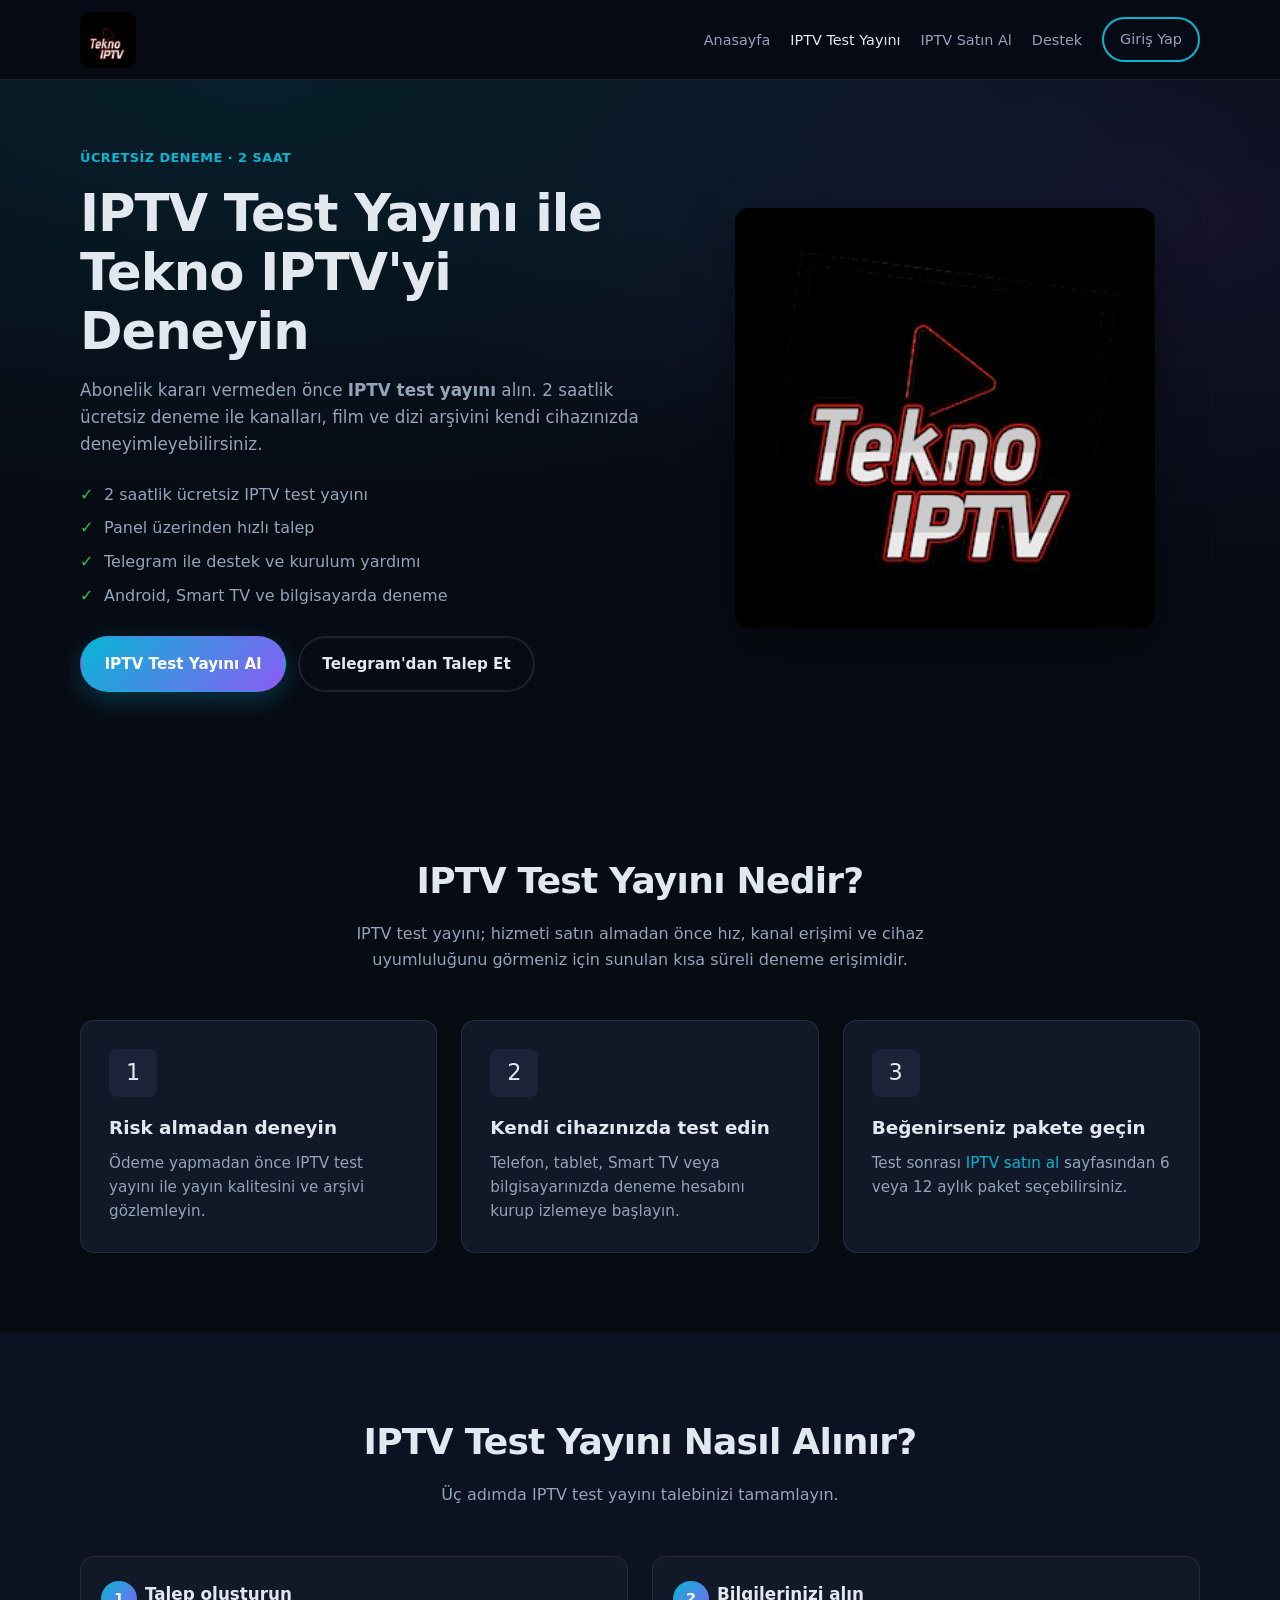
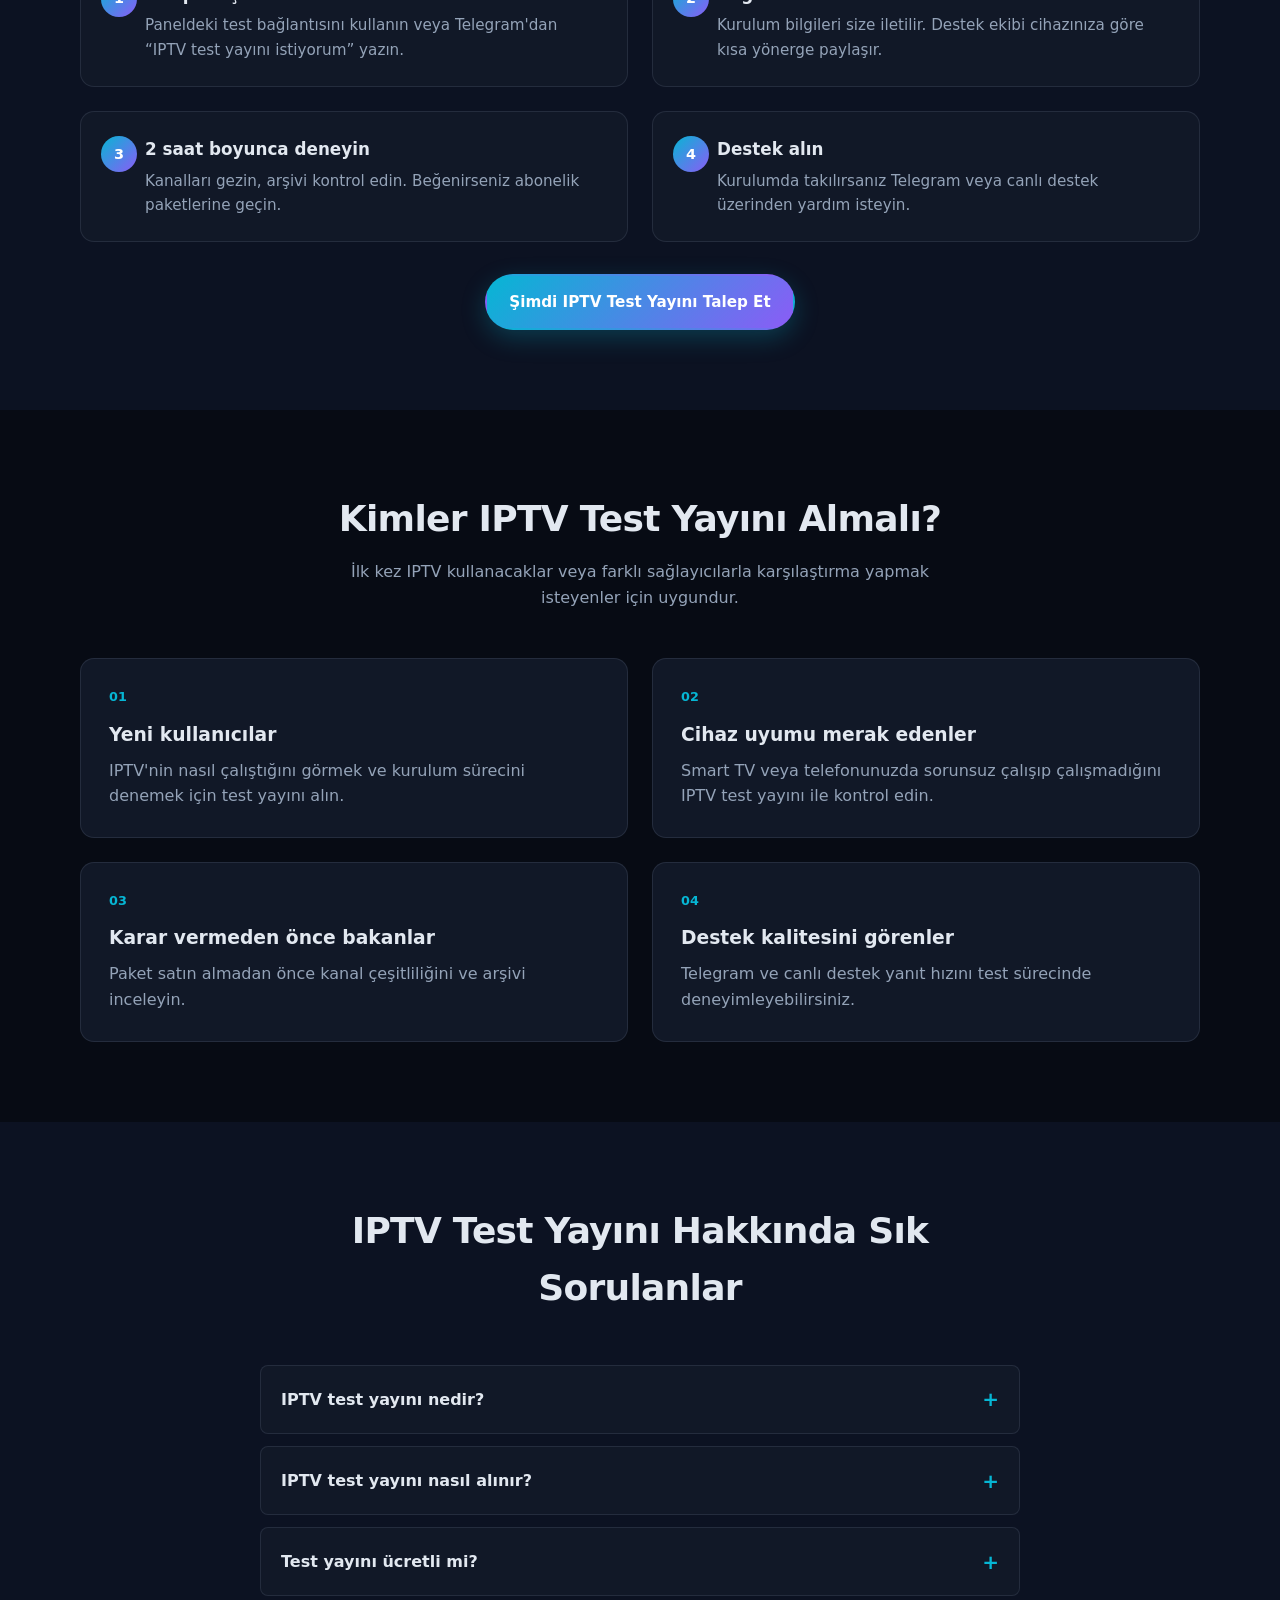
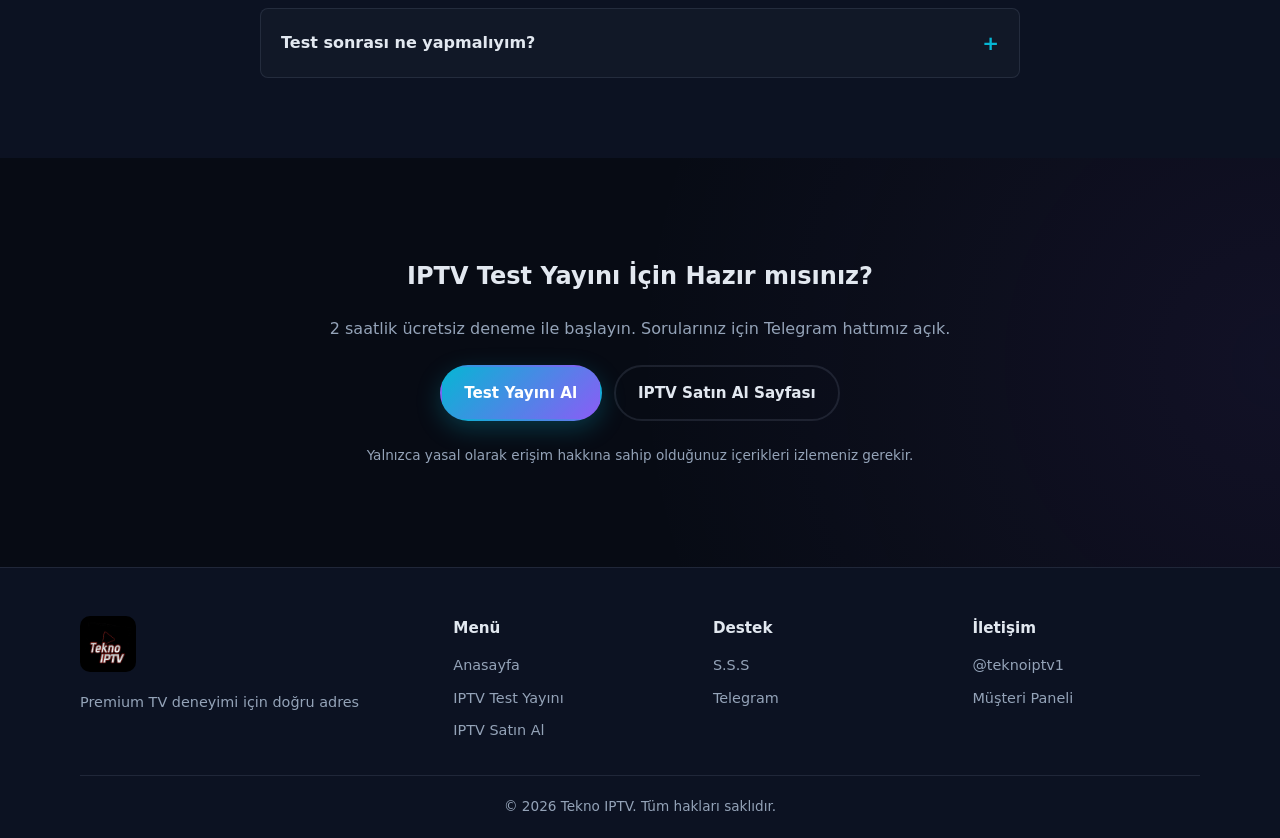
<file: iptv-test-yayini.html>
<!DOCTYPE html>
<html lang="tr">
<head>
  <meta charset="UTF-8">
  <meta name="viewport" content="width=device-width, initial-scale=1.0">
  <title>IPTV Test Yayını | 2 Saat Ücretsiz Deneme — Tekno IPTV</title>
  <meta name="description" content="IPTV test yayını almak mı istiyorsunuz? Tekno IPTV ile 2 saatlik ücretsiz deneme talep edin. Kanalları ve arşivi deneyin, ardından size uygun paketi seçin.">
  <meta name="robots" content="index, follow">
  <meta name="author" content="Tekno IPTV">
  <link rel="canonical" href="https://teknoiptv32.com/iptv-test-yayini.html">

  <meta property="og:title" content="IPTV Test Yayını | 2 Saat Ücretsiz Deneme — Tekno IPTV">
  <meta property="og:description" content="Tekno IPTV üzerinden IPTV test yayını talep edin. 2 saatlik ücretsiz deneme ile hizmeti deneyimleyin.">
  <meta property="og:url" content="https://teknoiptv32.com/iptv-test-yayini.html">
  <meta property="og:type" content="website">
  <meta property="og:locale" content="tr_TR">
  <meta property="og:site_name" content="Tekno IPTV">
  <meta property="og:image" content="https://teknoiptv32.com/logo.png">

  <meta name="twitter:card" content="summary_large_image">
  <meta name="twitter:title" content="IPTV Test Yayını | 2 Saat Ücretsiz Deneme — Tekno IPTV">
  <meta name="twitter:description" content="2 saatlik IPTV test yayını ile Tekno IPTV'yi deneyin. Panel veya Telegram üzerinden talep edin.">
  <meta name="twitter:image" content="https://teknoiptv32.com/logo.png">

  <link rel="icon" href="logo.png" type="image/png">
  <link rel="apple-touch-icon" href="logo.png">
  <link rel="manifest" href="site.webmanifest">
  <meta name="theme-color" content="#0a0f1e">
  <link rel="stylesheet" href="style.css">

  <script async src="https://www.googletagmanager.com/gtag/js?id=G-4WFCQEBMTZ"></script>
  <script>
    window.dataLayer = window.dataLayer || [];
    function gtag(){dataLayer.push(arguments);}
    gtag('js', new Date());
    gtag('config', 'G-4WFCQEBMTZ');
  </script>

  <script type="application/ld+json">
  {
    "@context": "https://schema.org",
    "@graph": [
      {
        "@type": "Organization",
        "@id": "https://teknoiptv32.com/#organization",
        "name": "Tekno IPTV",
        "url": "https://teknoiptv32.com/",
        "logo": {
          "@type": "ImageObject",
          "url": "https://teknoiptv32.com/logo.png"
        },
        "sameAs": ["https://t.me/teknoiptv1"]
      },
      {
        "@type": "WebPage",
        "@id": "https://teknoiptv32.com/iptv-test-yayini.html#webpage",
        "url": "https://teknoiptv32.com/iptv-test-yayini.html",
        "name": "IPTV Test Yayını | Tekno IPTV",
        "description": "Tekno IPTV ile 2 saatlik IPTV test yayını talep edin ve hizmeti denemeden önce deneyimleyin.",
        "isPartOf": { "@id": "https://teknoiptv32.com/#website" },
        "inLanguage": "tr-TR"
      },
      {
        "@type": "Service",
        "name": "IPTV Test Yayını",
        "provider": { "@id": "https://teknoiptv32.com/#organization" },
        "areaServed": "TR",
        "serviceType": "IPTV test yayını",
        "url": "https://teknoiptv32.com/iptv-test-yayini.html",
        "description": "2 saatlik ücretsiz IPTV test yayını ile kanalları ve arşivi deneyin."
      },
      {
        "@type": "FAQPage",
        "mainEntity": [
          {
            "@type": "Question",
            "name": "IPTV test yayını nedir?",
            "acceptedAnswer": {
              "@type": "Answer",
              "text": "IPTV test yayını, abonelik almadan önce Tekno IPTV hizmetini kısa süreliğine denemenizi sağlayan ücretsiz bir deneme erişimidir. Süre genellikle 2 saattir."
            }
          },
          {
            "@type": "Question",
            "name": "IPTV test yayını nasıl alınır?",
            "acceptedAnswer": {
              "@type": "Answer",
              "text": "Panel üzerinden test talebi oluşturabilir veya Telegram hattımızdan (t.me/teknoiptv1) yazarak IPTV test yayını isteyebilirsiniz."
            }
          },
          {
            "@type": "Question",
            "name": "Test yayını ücretli mi?",
            "acceptedAnswer": {
              "@type": "Answer",
              "text": "Hayır. Tekno IPTV'de 2 saatlik IPTV test yayını ücretsizdir. Beğenirseniz 6 veya 12 aylık paketlerden birini seçebilirsiniz."
            }
          },
          {
            "@type": "Question",
            "name": "Test sonrası nasıl devam ederim?",
            "acceptedAnswer": {
              "@type": "Answer",
              "text": "Test süreniz bitince IPTV satın al sayfamızdaki paketlerden uygun olanı seçebilir veya Telegram üzerinden destek alabilirsiniz."
            }
          }
        ]
      }
    ]
  }
  </script>
</head>
<body>
  <a class="skip-link" href="#main-content">Ana içeriğe geç</a>

  <header class="site-header">
    <div class="container header-inner">
      <a href="index.html" class="logo" aria-label="Tekno IPTV ana sayfa">
        <img src="logo.png" alt="Tekno IPTV" width="56" height="56">
      </a>
      <button class="nav-toggle" type="button" aria-expanded="false" aria-controls="main-nav" aria-label="Menüyü aç">
        <span></span><span></span><span></span>
      </button>
      <nav id="main-nav" class="main-nav" aria-label="Ana menü">
        <ul>
          <li><a href="index.html">Anasayfa</a></li>
          <li><a href="iptv-test-yayini.html" aria-current="page">IPTV Test Yayını</a></li>
          <li><a href="iptv-satin-al.html">IPTV Satın Al</a></li>
          <li><a href="index.html#footer">Destek</a></li>
        </ul>
        <a href="https://teknopanelim.com/" class="btn btn-outline btn-sm" rel="noopener noreferrer">Giriş Yap</a>
      </nav>
    </div>
  </header>

  <main id="main-content">
    <section class="hero" aria-labelledby="page-title">
      <div class="container hero-grid">
        <div class="hero-content">
          <p class="eyebrow">Ücretsiz deneme · 2 saat</p>
          <h1 id="page-title">IPTV Test Yayını ile Tekno IPTV'yi Deneyin</h1>
          <p class="hero-lead">Abonelik kararı vermeden önce <strong>IPTV test yayını</strong> alın. 2 saatlik ücretsiz deneme ile kanalları, film ve dizi arşivini kendi cihazınızda deneyimleyebilirsiniz.</p>
          <ul class="hero-checklist">
            <li>2 saatlik ücretsiz IPTV test yayını</li>
            <li>Panel üzerinden hızlı talep</li>
            <li>Telegram ile destek ve kurulum yardımı</li>
            <li>Android, Smart TV ve bilgisayarda deneme</li>
          </ul>
          <div class="hero-actions">
            <a href="https://teknopanelim.com/buying/test" class="btn btn-primary" rel="noopener noreferrer">IPTV Test Yayını Al</a>
            <a href="https://t.me/teknoiptv1" class="btn btn-secondary" rel="noopener noreferrer" target="_blank">Telegram'dan Talep Et</a>
          </div>
        </div>
        <div class="hero-visual">
          <img src="logo.png" alt="Tekno IPTV logosu" width="480" height="480" fetchpriority="high">
        </div>
      </div>
    </section>

    <section class="section" aria-labelledby="nedir-title">
      <div class="container">
        <header class="section-header">
          <h2 id="nedir-title">IPTV Test Yayını Nedir?</h2>
          <p>IPTV test yayını; hizmeti satın almadan önce hız, kanal erişimi ve cihaz uyumluluğunu görmeniz için sunulan kısa süreli deneme erişimidir.</p>
        </header>
        <div class="card-grid card-grid-3">
          <article class="feature-card">
            <div class="icon-wrap" aria-hidden="true">1</div>
            <h3>Risk almadan deneyin</h3>
            <p>Ödeme yapmadan önce IPTV test yayını ile yayın kalitesini ve arşivi gözlemleyin.</p>
          </article>
          <article class="feature-card">
            <div class="icon-wrap" aria-hidden="true">2</div>
            <h3>Kendi cihazınızda test edin</h3>
            <p>Telefon, tablet, Smart TV veya bilgisayarınızda deneme hesabını kurup izlemeye başlayın.</p>
          </article>
          <article class="feature-card">
            <div class="icon-wrap" aria-hidden="true">3</div>
            <h3>Beğenirseniz pakete geçin</h3>
            <p>Test sonrası <a href="iptv-satin-al.html">IPTV satın al</a> sayfasından 6 veya 12 aylık paket seçebilirsiniz.</p>
          </article>
        </div>
      </div>
    </section>

    <section class="section section-alt" aria-labelledby="nasil-title">
      <div class="container">
        <header class="section-header">
          <h2 id="nasil-title">IPTV Test Yayını Nasıl Alınır?</h2>
          <p>Üç adımda IPTV test yayını talebinizi tamamlayın.</p>
        </header>
        <ol class="steps-list">
          <li>
            <h3>Talep oluşturun</h3>
            <p>Paneldeki test bağlantısını kullanın veya Telegram'dan “IPTV test yayını istiyorum” yazın.</p>
          </li>
          <li>
            <h3>Bilgilerinizi alın</h3>
            <p>Kurulum bilgileri size iletilir. Destek ekibi cihazınıza göre kısa yönerge paylaşır.</p>
          </li>
          <li>
            <h3>2 saat boyunca deneyin</h3>
            <p>Kanalları gezin, arşivi kontrol edin. Beğenirseniz abonelik paketlerine geçin.</p>
          </li>
          <li>
            <h3>Destek alın</h3>
            <p>Kurulumda takılırsanız Telegram veya canlı destek üzerinden yardım isteyin.</p>
          </li>
        </ol>
        <div class="hero-actions" style="justify-content:center;margin-top:2rem">
          <a href="https://teknopanelim.com/buying/test" class="btn btn-primary" rel="noopener noreferrer">Şimdi IPTV Test Yayını Talep Et</a>
        </div>
      </div>
    </section>

    <section class="section" aria-labelledby="kimler-title">
      <div class="container">
        <header class="section-header">
          <h2 id="kimler-title">Kimler IPTV Test Yayını Almalı?</h2>
          <p>İlk kez IPTV kullanacaklar veya farklı sağlayıcılarla karşılaştırma yapmak isteyenler için uygundur.</p>
        </header>
        <div class="why-grid">
          <div class="why-item">
            <span class="why-num">01</span>
            <h3>Yeni kullanıcılar</h3>
            <p>IPTV'nin nasıl çalıştığını görmek ve kurulum sürecini denemek için test yayını alın.</p>
          </div>
          <div class="why-item">
            <span class="why-num">02</span>
            <h3>Cihaz uyumu merak edenler</h3>
            <p>Smart TV veya telefonunuzda sorunsuz çalışıp çalışmadığını IPTV test yayını ile kontrol edin.</p>
          </div>
          <div class="why-item">
            <span class="why-num">03</span>
            <h3>Karar vermeden önce bakanlar</h3>
            <p>Paket satın almadan önce kanal çeşitliliğini ve arşivi inceleyin.</p>
          </div>
          <div class="why-item">
            <span class="why-num">04</span>
            <h3>Destek kalitesini görenler</h3>
            <p>Telegram ve canlı destek yanıt hızını test sürecinde deneyimleyebilirsiniz.</p>
          </div>
        </div>
      </div>
    </section>

    <section class="section section-alt" id="faq" aria-labelledby="faq-title">
      <div class="container">
        <header class="section-header">
          <h2 id="faq-title">IPTV Test Yayını Hakkında Sık Sorulanlar</h2>
        </header>
        <div class="faq-list">
          <details class="faq-item">
            <summary>IPTV test yayını nedir?</summary>
            <p>Abonelik almadan önce Tekno IPTV hizmetini kısa süreliğine denemenizi sağlayan ücretsiz erişimdir. Süre genellikle 2 saattir.</p>
          </details>
          <details class="faq-item">
            <summary>IPTV test yayını nasıl alınır?</summary>
            <p><a href="https://teknopanelim.com/buying/test" rel="noopener noreferrer">Panel üzerinden</a> test talebi oluşturabilir veya <a href="https://t.me/teknoiptv1" rel="noopener noreferrer" target="_blank">Telegram</a> hattımızdan yazabilirsiniz.</p>
          </details>
          <details class="faq-item">
            <summary>Test yayını ücretli mi?</summary>
            <p>Hayır. 2 saatlik IPTV test yayını ücretsizdir.</p>
          </details>
          <details class="faq-item">
            <summary>Test sonrası ne yapmalıyım?</summary>
            <p>Beğendiyseniz <a href="iptv-satin-al.html">IPTV satın al</a> sayfasındaki paketlerden birini seçebilirsiniz.</p>
          </details>
        </div>
      </div>
    </section>

    <section class="section test-section" aria-label="Son çağrı">
      <div class="container" style="text-align:center;max-width:720px">
        <h2>IPTV Test Yayını İçin Hazır mısınız?</h2>
        <p style="color:var(--text-muted)">2 saatlik ücretsiz deneme ile başlayın. Sorularınız için Telegram hattımız açık.</p>
        <div class="hero-actions" style="justify-content:center;margin-top:1.5rem">
          <a href="https://teknopanelim.com/buying/test" class="btn btn-primary" rel="noopener noreferrer">Test Yayını Al</a>
          <a href="iptv-satin-al.html" class="btn btn-secondary">IPTV Satın Al Sayfası</a>
        </div>
        <p class="form-note" style="margin-top:1.5rem">Yalnızca yasal olarak erişim hakkına sahip olduğunuz içerikleri izlemeniz gerekir.</p>
      </div>
    </section>
  </main>

  <footer class="site-footer" id="footer">
    <div class="container footer-grid">
      <div class="footer-brand">
        <a href="index.html" class="logo">
          <img src="logo.png" alt="Tekno IPTV" width="56" height="56">
        </a>
        <p>Premium TV deneyimi için doğru adres</p>
      </div>
      <nav aria-label="Footer menü">
        <h4>Menü</h4>
        <ul>
          <li><a href="index.html">Anasayfa</a></li>
          <li><a href="iptv-test-yayini.html">IPTV Test Yayını</a></li>
          <li><a href="iptv-satin-al.html">IPTV Satın Al</a></li>
        </ul>
      </nav>
      <nav aria-label="Footer destek">
        <h4>Destek</h4>
        <ul>
          <li><a href="#faq">S.S.S</a></li>
          <li><a href="https://t.me/teknoiptv1" rel="noopener noreferrer" target="_blank">Telegram</a></li>
        </ul>
      </nav>
      <nav aria-label="Footer iletişim">
        <h4>İletişim</h4>
        <ul>
          <li><a href="https://t.me/teknoiptv1" rel="noopener noreferrer" target="_blank">@teknoiptv1</a></li>
          <li><a href="https://teknopanelim.com/" rel="noopener noreferrer" target="_blank">Müşteri Paneli</a></li>
        </ul>
      </nav>
    </div>
    <div class="container footer-bottom">
      <p>&copy; 2026 Tekno IPTV. Tüm hakları saklıdır.</p>
    </div>
  </footer>

  <div class="mobile-sticky" aria-label="Hızlı işlemler">
    <a href="https://teknopanelim.com/buying/test" class="sticky-btn sticky-test" rel="noopener noreferrer">Test Al</a>
    <a href="https://t.me/teknoiptv1" class="sticky-btn sticky-tg" rel="noopener noreferrer" target="_blank">Telegram</a>
  </div>

  <script>
    var Tawk_API = Tawk_API || {}, Tawk_LoadStart = new Date();
    (function () {
      var s1 = document.createElement("script"), s0 = document.getElementsByTagName("script")[0];
      s1.async = true;
      s1.src = 'https://embed.tawk.to/615063a325797d7a8900e165/1fgh0aevr';
      s1.charset = 'UTF-8';
      s1.setAttribute('crossorigin', '*');
      s0.parentNode.insertBefore(s1, s0);
    })();
  </script>
  <script src="script.js" defer></script>
</body>
</html>
</file>
<file: style.css>
/* Tekno IPTV — Modern static site styles */

:root {
  --bg: #070b14;
  --bg-alt: #0c1222;
  --surface: #111827;
  --surface-2: #1a2338;
  --text: #e2e8f0;
  --text-muted: #94a3b8;
  --accent: #06b6d4;
  --accent-2: #8b5cf6;
  --accent-glow: rgba(6, 182, 212, 0.25);
  --success: #22c55e;
  --border: rgba(148, 163, 184, 0.15);
  --radius: 14px;
  --radius-sm: 8px;
  --header-h: 80px;
  --container: min(1120px, 92vw);
  --transition: 0.25s ease;
  --shadow: 0 20px 50px rgba(0, 0, 0, 0.35);
  --font: system-ui, -apple-system, "Segoe UI", Roboto, "Helvetica Neue", Arial, sans-serif;
}

*,
*::before,
*::after {
  box-sizing: border-box;
}

html {
  scroll-behavior: smooth;
  scroll-padding-top: calc(var(--header-h) + 16px);
}

body {
  margin: 0;
  font-family: var(--font);
  font-size: 1rem;
  line-height: 1.6;
  color: var(--text);
  background: var(--bg);
  -webkit-font-smoothing: antialiased;
}

img {
  max-width: 100%;
  height: auto;
  display: block;
}

a {
  color: var(--accent);
  text-decoration: none;
  transition: color var(--transition);
}

a:hover,
a:focus-visible {
  color: #67e8f9;
}

.container {
  width: var(--container);
  margin-inline: auto;
}

.skip-link {
  position: absolute;
  top: -100px;
  left: 16px;
  z-index: 9999;
  padding: 0.75rem 1rem;
  background: var(--accent);
  color: #000;
  border-radius: var(--radius-sm);
  font-weight: 600;
}

.skip-link:focus {
  top: 16px;
}

/* Buttons */
.btn {
  display: inline-flex;
  align-items: center;
  justify-content: center;
  gap: 0.5rem;
  padding: 0.85rem 1.4rem;
  border-radius: 999px;
  font-weight: 600;
  font-size: 0.95rem;
  border: 2px solid transparent;
  cursor: pointer;
  transition: transform var(--transition), box-shadow var(--transition), background var(--transition), border-color var(--transition);
  text-align: center;
}

.btn:focus-visible {
  outline: 2px solid #fff;
  outline-offset: 3px;
}

.btn-primary {
  background: linear-gradient(135deg, var(--accent), var(--accent-2));
  color: #fff;
  box-shadow: 0 8px 24px var(--accent-glow);
}

.btn-primary:hover {
  transform: translateY(-2px);
  box-shadow: 0 12px 32px rgba(139, 92, 246, 0.35);
  color: #fff;
}

.btn-secondary {
  background: transparent;
  color: var(--text);
  border-color: var(--border);
}

.btn-secondary:hover {
  border-color: var(--accent);
  color: var(--accent);
}

.btn-outline {
  background: transparent;
  border-color: var(--accent);
  color: var(--accent);
}

.btn-outline:hover {
  background: rgba(6, 182, 212, 0.1);
  color: #67e8f9;
}

.btn-sm {
  padding: 0.55rem 1rem;
  font-size: 0.875rem;
}

.btn-block {
  width: 100%;
}

/* Header */
.site-header {
  position: sticky;
  top: 0;
  z-index: 100;
  height: var(--header-h);
  background: rgba(7, 11, 20, 0.85);
  backdrop-filter: blur(12px);
  border-bottom: 1px solid var(--border);
}

.header-inner {
  display: flex;
  align-items: center;
  justify-content: space-between;
  height: 100%;
  gap: 1rem;
}

.logo {
  display: inline-flex;
  align-items: center;
  gap: 0.65rem;
  color: var(--text);
  font-weight: 700;
  font-size: 1.1rem;
  flex-shrink: 0;
}

.logo img {
  width: 56px;
  height: 56px;
  flex-shrink: 0;
  border-radius: 10px;
  object-fit: contain;
  background: #000;
}

.logo:hover {
  color: var(--text);
}

.main-nav {
  display: flex;
  align-items: center;
  gap: 1.25rem;
  margin-left: auto;
}

.main-nav ul {
  display: flex;
  align-items: center;
  gap: 0.25rem 1.25rem;
  list-style: none;
  margin: 0;
  padding: 0;
  flex-wrap: nowrap;
}

.main-nav .btn-outline {
  flex-shrink: 0;
  white-space: nowrap;
}

.main-nav a {
  color: var(--text-muted);
  font-size: 0.9rem;
  font-weight: 500;
}

.main-nav a:hover,
.main-nav a:focus-visible {
  color: var(--text);
}

.nav-toggle {
  display: none;
  flex-direction: column;
  gap: 5px;
  background: none;
  border: none;
  padding: 8px;
  cursor: pointer;
}

.nav-toggle span {
  display: block;
  width: 24px;
  height: 2px;
  background: var(--text);
  border-radius: 2px;
  transition: var(--transition);
}

.nav-toggle[aria-expanded="true"] span:nth-child(1) {
  transform: translateY(7px) rotate(45deg);
}

.nav-toggle[aria-expanded="true"] span:nth-child(2) {
  opacity: 0;
}

.nav-toggle[aria-expanded="true"] span:nth-child(3) {
  transform: translateY(-7px) rotate(-45deg);
}

/* Hero */
.hero {
  padding: 4rem 0 5rem;
  background:
    radial-gradient(ellipse 80% 60% at 20% 0%, rgba(6, 182, 212, 0.12), transparent),
    radial-gradient(ellipse 60% 50% at 90% 20%, rgba(139, 92, 246, 0.1), transparent),
    var(--bg);
}

.hero-grid {
  display: grid;
  grid-template-columns: 1.05fr 0.95fr;
  gap: 3rem;
  align-items: center;
}

.main-nav a[aria-current="page"] {
  color: var(--text);
}

.eyebrow {
  display: inline-block;
  margin: 0 0 1rem;
  font-size: 0.8rem;
  font-weight: 600;
  letter-spacing: 0.04em;
  text-transform: uppercase;
  color: var(--accent);
}

.hero h1 {
  margin: 0 0 1rem;
  font-size: clamp(2rem, 4.5vw, 3.2rem);
  line-height: 1.15;
  letter-spacing: -0.02em;
}

.hero-lead {
  margin: 0 0 1.5rem;
  color: var(--text-muted);
  font-size: 1.05rem;
  max-width: 54ch;
}

.hero-checklist {
  margin: 0 0 1.75rem;
  padding: 0;
  list-style: none;
  display: grid;
  gap: 0.5rem;
}

.hero-checklist li {
  position: relative;
  padding-left: 1.5rem;
  color: var(--text-muted);
}

.hero-checklist li::before {
  content: "✓";
  position: absolute;
  left: 0;
  color: var(--success);
  font-weight: 700;
}

.hero-price {
  display: inline-flex;
  flex-direction: column;
  gap: 0.35rem;
  padding: 1rem 1.25rem;
  margin-bottom: 1.75rem;
  background: var(--surface);
  border: 1px solid var(--border);
  border-radius: var(--radius);
}

.price-label {
  font-size: 0.8rem;
  color: var(--text-muted);
  text-transform: uppercase;
  letter-spacing: 0.05em;
}

.price-row {
  display: flex;
  align-items: baseline;
  gap: 0.5rem;
  flex-wrap: wrap;
}

.price-old {
  text-decoration: line-through;
  color: var(--text-muted);
  font-size: 0.95rem;
}

.price-current {
  font-size: 1.75rem;
  font-weight: 800;
  background: linear-gradient(135deg, var(--accent), var(--accent-2));
  -webkit-background-clip: text;
  background-clip: text;
  color: transparent;
}

.price-period {
  color: var(--text-muted);
  font-size: 0.9rem;
}

.price-badge {
  display: inline-block;
  width: fit-content;
  padding: 0.2rem 0.6rem;
  background: rgba(34, 197, 94, 0.15);
  color: var(--success);
  border-radius: 999px;
  font-size: 0.75rem;
  font-weight: 700;
}

.hero-actions {
  display: flex;
  flex-wrap: wrap;
  gap: 0.75rem;
}

.hero-visual {
  min-height: 280px;
  display: flex;
  align-items: center;
  justify-content: center;
}

.hero-visual img {
  width: min(100%, 420px);
  height: auto;
  border-radius: var(--radius);
  box-shadow: var(--shadow);
  animation: float 6s ease-in-out infinite;
  background: #000;
}

@keyframes float {
  0%, 100% { transform: translateY(0); }
  50% { transform: translateY(-10px); }
}

/* Sections */
.section {
  padding: 5rem 0;
}

.section-alt {
  background: var(--bg-alt);
}

.section-header {
  text-align: center;
  max-width: 640px;
  margin: 0 auto 3rem;
}

.section-header-left {
  text-align: left;
  margin-left: 0;
}

.section-header h2 {
  margin: 0 0 0.75rem;
  font-size: clamp(1.6rem, 3vw, 2.25rem);
  letter-spacing: -0.02em;
}

.section-header p {
  margin: 0;
  color: var(--text-muted);
}

/* Cards */
.card-grid {
  display: grid;
  gap: 1.5rem;
}

.card-grid-3 {
  grid-template-columns: repeat(3, 1fr);
}

.feature-card,
.device-card,
.support-card,
.package-card {
  background: var(--surface);
  border: 1px solid var(--border);
  border-radius: var(--radius);
  padding: 1.75rem;
  transition: transform var(--transition), border-color var(--transition);
}

.feature-card:hover,
.device-card:hover,
.support-card:hover {
  transform: translateY(-4px);
  border-color: rgba(6, 182, 212, 0.35);
}

.icon-wrap {
  width: 48px;
  height: 48px;
  display: grid;
  place-items: center;
  font-size: 1.4rem;
  background: var(--surface-2);
  border-radius: var(--radius-sm);
  margin-bottom: 1rem;
}

.feature-card h3,
.device-card h3,
.support-card h3 {
  margin: 0 0 0.5rem;
  font-size: 1.15rem;
}

.feature-card p,
.device-card p,
.support-card p {
  margin: 0;
  color: var(--text-muted);
  font-size: 0.95rem;
}

/* Why grid */
.why-grid {
  display: grid;
  grid-template-columns: repeat(2, 1fr);
  gap: 1.5rem;
}

.why-item {
  padding: 1.75rem;
  background: var(--surface);
  border: 1px solid var(--border);
  border-radius: var(--radius);
}

.why-num {
  display: block;
  font-size: 0.8rem;
  font-weight: 700;
  color: var(--accent);
  margin-bottom: 0.75rem;
}

.why-item h3 {
  margin: 0 0 0.5rem;
}

.why-item p {
  margin: 0;
  color: var(--text-muted);
}

/* Devices */
.device-grid {
  display: grid;
  grid-template-columns: repeat(4, 1fr);
  gap: 1.25rem;
}

.device-card {
  text-align: center;
}

.device-icon {
  font-size: 2rem;
  display: block;
  margin-bottom: 0.75rem;
}

/* Packages */
.package-grid {
  display: grid;
  grid-template-columns: repeat(3, 1fr);
  gap: 1.5rem;
  align-items: stretch;
}

.package-card {
  position: relative;
  display: flex;
  flex-direction: column;
}

.package-card header {
  margin-bottom: 1.25rem;
}

.package-card h3 {
  margin: 0 0 0.35rem;
  font-size: 1.25rem;
}

.package-price {
  margin: 0;
  font-size: 2rem;
  font-weight: 800;
  color: var(--accent);
}

.package-card ul {
  margin: 0 0 1.5rem;
  padding: 0;
  list-style: none;
  flex: 1;
}

.package-card li {
  position: relative;
  padding: 0.45rem 0 0.45rem 1.5rem;
  color: var(--text-muted);
  border-bottom: 1px solid var(--border);
}

.package-card li::before {
  content: "✓";
  position: absolute;
  left: 0;
  color: var(--success);
}

.package-featured {
  border-color: var(--accent);
  box-shadow: 0 0 0 1px rgba(6, 182, 212, 0.2), var(--shadow);
  transform: scale(1.03);
}

.package-tag {
  position: absolute;
  top: -12px;
  left: 50%;
  transform: translateX(-50%);
  padding: 0.25rem 0.85rem;
  background: linear-gradient(135deg, var(--accent), var(--accent-2));
  color: #fff;
  font-size: 0.75rem;
  font-weight: 700;
  border-radius: 999px;
}

/* Test section */
.test-section {
  background:
    radial-gradient(circle at 100% 50%, rgba(139, 92, 246, 0.08), transparent 50%),
    var(--bg);
}

.test-inner {
  display: grid;
  grid-template-columns: 1fr 1fr;
  gap: 2rem;
  align-items: start;
}

.test-content h2 {
  margin: 0 0 1rem;
  font-size: clamp(1.5rem, 3vw, 2rem);
}

.test-content p {
  color: var(--text-muted);
  margin: 0 0 1.25rem;
}

.test-steps {
  margin: 0 0 1.5rem;
  padding-left: 1.25rem;
  color: var(--text-muted);
}

.test-actions {
  display: flex;
  flex-wrap: wrap;
  gap: 0.75rem;
}

.test-form-card {
  background: var(--surface);
  border: 1px solid var(--border);
  border-radius: var(--radius);
  padding: 1.75rem;
}

.test-form-card h3 {
  margin: 0 0 0.5rem;
}

.form-note {
  font-size: 0.85rem;
  color: var(--text-muted);
  margin: 0 0 1.25rem;
}

.contact-form label {
  display: block;
  margin-bottom: 0.35rem;
  font-size: 0.875rem;
  font-weight: 600;
}

.contact-form input,
.contact-form textarea {
  width: 100%;
  margin-bottom: 1rem;
  padding: 0.75rem 1rem;
  background: var(--bg);
  border: 1px solid var(--border);
  border-radius: var(--radius-sm);
  color: var(--text);
  font: inherit;
  transition: border-color var(--transition);
}

.contact-form input:focus,
.contact-form textarea:focus {
  outline: none;
  border-color: var(--accent);
}

/* Steps */
.steps-list {
  margin: 0;
  padding: 0;
  list-style: none;
  display: grid;
  grid-template-columns: repeat(2, 1fr);
  gap: 1.5rem;
  counter-reset: step;
}

.steps-list li {
  counter-increment: step;
  padding: 1.5rem;
  background: var(--surface);
  border: 1px solid var(--border);
  border-radius: var(--radius);
  position: relative;
  padding-left: 4rem;
}

.steps-list li::before {
  content: counter(step);
  position: absolute;
  left: 1.25rem;
  top: 1.5rem;
  width: 36px;
  height: 36px;
  display: grid;
  place-items: center;
  background: linear-gradient(135deg, var(--accent), var(--accent-2));
  color: #fff;
  font-weight: 800;
  border-radius: 50%;
  font-size: 0.9rem;
}

.steps-list h3 {
  margin: 0 0 0.35rem;
  font-size: 1.05rem;
}

.steps-list p {
  margin: 0;
  color: var(--text-muted);
  font-size: 0.95rem;
}

/* FAQ */
.faq-list {
  max-width: 760px;
  margin: 0 auto;
  display: grid;
  gap: 0.75rem;
}

.faq-item {
  background: var(--surface);
  border: 1px solid var(--border);
  border-radius: var(--radius-sm);
  overflow: hidden;
}

.faq-item summary {
  padding: 1.1rem 1.25rem;
  font-weight: 600;
  cursor: pointer;
  list-style: none;
  display: flex;
  justify-content: space-between;
  align-items: center;
}

.faq-item summary::-webkit-details-marker {
  display: none;
}

.faq-item summary::after {
  content: "+";
  font-size: 1.25rem;
  color: var(--accent);
  transition: transform var(--transition);
}

.faq-item[open] summary::after {
  transform: rotate(45deg);
}

.faq-item p {
  margin: 0;
  padding: 0 1.25rem 1.1rem;
  color: var(--text-muted);
}

/* Support */
.support-grid {
  display: grid;
  grid-template-columns: repeat(4, 1fr);
  gap: 1.25rem;
}

.support-grid-3 {
  grid-template-columns: repeat(3, 1fr);
}

.link-arrow {
  display: inline-block;
  margin-top: 0.75rem;
  font-weight: 600;
  font-size: 0.9rem;
}

/* Contact */
.contact-grid {
  display: grid;
  grid-template-columns: 1.2fr 0.8fr;
  gap: 2rem;
  align-items: start;
}

.contact-list {
  list-style: none;
  margin: 1.5rem 0 0;
  padding: 0;
  display: grid;
  gap: 0.75rem;
}

.contact-list li {
  color: var(--text-muted);
}

.legal-notice {
  padding: 1.5rem;
  background: var(--surface);
  border: 1px solid var(--border);
  border-left: 4px solid var(--accent-2);
  border-radius: var(--radius);
}

.legal-notice h3 {
  margin: 0 0 0.75rem;
  font-size: 1rem;
}

.legal-notice p {
  margin: 0;
  font-size: 0.9rem;
  color: var(--text-muted);
}

/* Footer */
.site-footer {
  padding: 3rem 0 0;
  background: var(--bg-alt);
  border-top: 1px solid var(--border);
}

.section-eyebrow,
.faq-subtitle {
  margin: 0;
  color: var(--text-muted);
  font-size: 0.95rem;
}

.section-eyebrow {
  text-transform: uppercase;
  letter-spacing: 0.06em;
  font-size: 0.8rem;
  font-weight: 700;
  color: var(--accent);
  margin-bottom: 0.5rem;
}

.site-footer h4 {
  margin: 0 0 0.75rem;
  font-size: 0.95rem;
}

.footer-grid {
  display: grid;
  grid-template-columns: 1.5fr 1fr 1fr 1fr;
  gap: 2rem;
  padding-bottom: 2rem;
}

.footer-brand p {
  margin: 0.75rem 0 0;
  color: var(--text-muted);
  font-size: 0.9rem;
  max-width: 32ch;
}

.site-footer h3 {
  margin: 0 0 0.75rem;
  font-size: 0.95rem;
}

.site-footer ul {
  list-style: none;
  margin: 0;
  padding: 0;
  display: grid;
  gap: 0.45rem;
}

.site-footer a {
  color: var(--text-muted);
  font-size: 0.9rem;
}

.site-footer a:hover {
  color: var(--text);
}

.footer-bottom {
  padding: 1.25rem 0;
  border-top: 1px solid var(--border);
  text-align: center;
}

.footer-bottom p {
  margin: 0;
  color: var(--text-muted);
  font-size: 0.85rem;
}

/* Mobile sticky */
.mobile-sticky {
  display: none;
  position: fixed;
  bottom: 0;
  left: 0;
  right: 0;
  z-index: 90;
  padding: 0.65rem;
  gap: 0.5rem;
  background: rgba(7, 11, 20, 0.95);
  backdrop-filter: blur(10px);
  border-top: 1px solid var(--border);
}

.sticky-btn {
  flex: 1;
  padding: 0.85rem;
  text-align: center;
  font-weight: 700;
  border-radius: var(--radius-sm);
  font-size: 0.9rem;
}

.sticky-test {
  background: var(--surface-2);
  color: var(--text);
  border: 1px solid var(--border);
}

.sticky-tg {
  background: #229ed9;
  color: #fff;
}

.sticky-tg:hover {
  color: #fff;
}

/* Responsive */
@media (max-width: 960px) {
  .hero-grid,
  .test-inner,
  .contact-grid {
    grid-template-columns: 1fr;
  }

  .card-grid-3,
  .package-grid,
  .support-grid,
  .support-grid-3 {
    grid-template-columns: 1fr;
  }

  .why-grid,
  .steps-list {
    grid-template-columns: 1fr;
  }

  .device-grid {
    grid-template-columns: repeat(2, 1fr);
  }

  .package-featured {
    transform: none;
  }

  .footer-grid {
    grid-template-columns: 1fr;
  }

  .hero-visual {
    order: -1;
    max-width: 520px;
    margin-inline: auto;
  }
}

@media (max-width: 1024px) and (min-width: 769px) {
  .main-nav ul {
    gap: 0.25rem 0.75rem;
  }

  .main-nav a {
    font-size: 0.82rem;
  }
}

@media (max-width: 768px) {
  .nav-toggle {
    display: flex;
  }

  .main-nav {
    display: flex;
    flex-direction: column;
    align-items: stretch;
    margin-left: 0;
    position: fixed;
    inset: var(--header-h) 0 auto 0;
    background: rgba(7, 11, 20, 0.98);
    border-bottom: 1px solid var(--border);
    padding: 1rem 4vw 1.25rem;
    transform: translateY(-120%);
    opacity: 0;
    visibility: hidden;
    transition: transform var(--transition), opacity var(--transition), visibility var(--transition);
  }

  .main-nav.is-open {
    transform: translateY(0);
    opacity: 1;
    visibility: visible;
  }

  .main-nav ul {
    flex-direction: column;
    align-items: stretch;
    gap: 0;
  }

  .main-nav li {
    border-bottom: 1px solid var(--border);
  }

  .main-nav a {
    display: block;
    padding: 0.85rem 0;
  }

  .main-nav .btn-outline {
    margin-top: 0.75rem;
    width: 100%;
  }

  .mobile-sticky {
    display: flex;
  }

  body {
    padding-bottom: 70px;
  }

  .hero {
    padding-top: 2.5rem;
  }

  .section {
    padding: 3.5rem 0;
  }
}

@media (prefers-reduced-motion: reduce) {
  html {
    scroll-behavior: auto;
  }

  *,
  *::before,
  *::after {
    animation-duration: 0.01ms !important;
    transition-duration: 0.01ms !important;
  }
}
</file>
